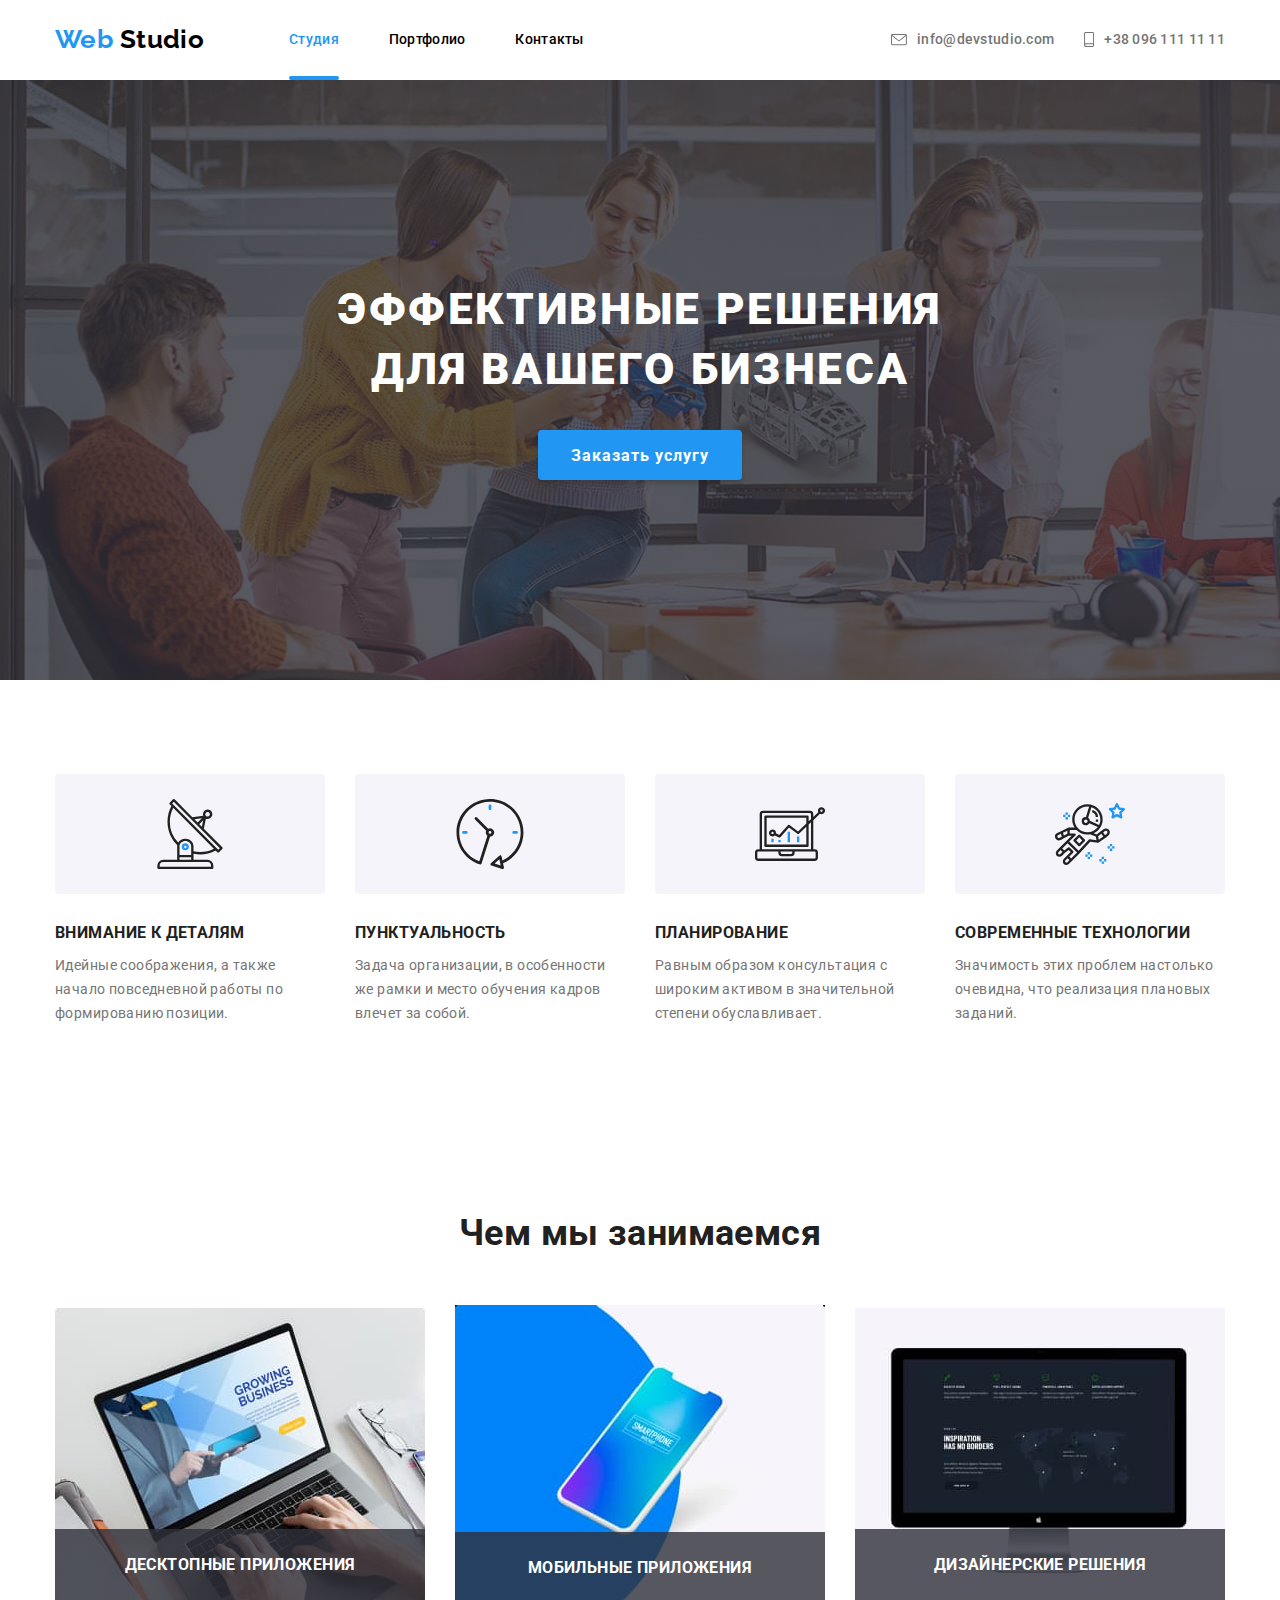
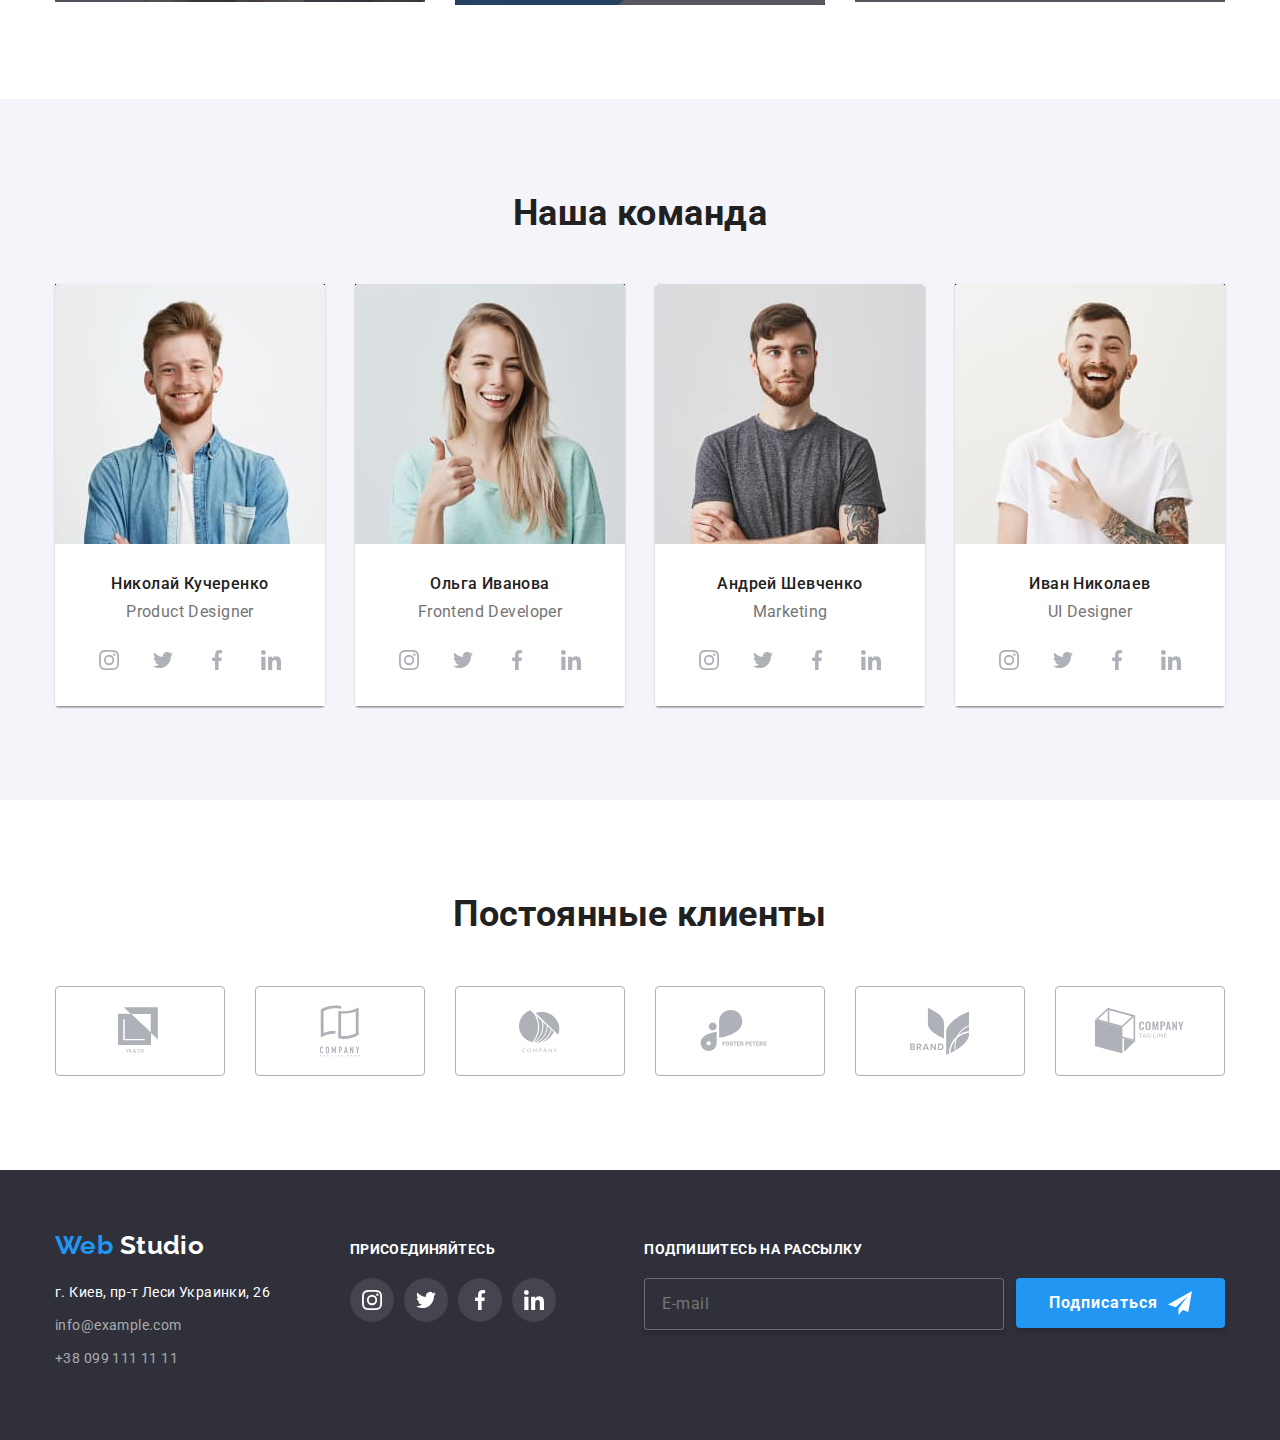
<file: index.html>
<!DOCTYPE html>
<html lang="ru">
  <head>
    <meta charset="UTF-8" />
    <meta name="viewport" content="width=device-width, initial-scale=1.0" />
    <title>Web Studio v.1</title>
    <link
      href="https://fonts.googleapis.com/css2?family=Raleway:wght@700&family=Roboto:wght@400;500;700;900&display=swap"
      rel="stylesheet"
    />
    <!-- <link
      href="https://cdnjs.cloudflare.com/ajax/libs/modern-normalize/0.6.0/modern-normalize.min.css"
      rel="stylesheet"
    /> -->

    <!--<link rel="stylesheet" href="./css/style.css" />-->
    <link rel="stylesheet" href="./css/main.min.css" />
  </head>

  <body>
    <!---Шапка-->
    <header class="site header">
      <div class="conteiner">
        <nav class="container main-nav">
          <a class="logo" href="./index.html">
            <span class="logo-web">Web</span>
            <span class="logo-studio">Studio</span>
          </a>
          <ul class="site-nav list">
            <li class="site-nav__item">
              <a class="site-nav__link site-nav__link--currnet" href=""
                >Студия</a
              >
            </li>
            <li class="site-nav__item">
              <a class="site-nav__link" href="portfolio.html">Портфолио</a>
            </li>
            <li class="site-nav__item">
              <a class="site-nav__link" href="">Контакты</a>
            </li>
          </ul>
          <ul class="auth-nav list">
            <li class="auth-nav__item">
              <a class="contacts-link" href="mailto:info@devstudio.com">
                <svg class="icon-envelope">
                  <use href="./imeges/sprite.svg#icon-envelope"></use>
                </svg>
                info@devstudio.com</a
              >
            </li>
            <li class="auth-nav__item">
              <a class="contacts-link" href="tel:+380961111111 ">
                <svg class="icon-smartphone">
                  <use href="./imeges/sprite.svg#icon-smartphone"></use>
                </svg>
                +38 096 111 11 11</a
              >
            </li>
          </ul>
        </nav>
      </div>
    </header>
    <main>
      <!-- Герой -->
      <div class="overlay">
        <section class="hero">
          <h1 class="hero-title">
            эффективные решения для вашего бизнеса
          </h1>
          <button data-modal-open class="button primery">
            Заказать услугу
          </button>
        </section>
      </div>
      <!--Преимущество -->
      <section class="section">
        <div class="container">
          <!--скрить h2-->
          <h2 class="visually-hidden">Преимущество</h2>
          <ul class="feature-list list">
            <li class="feature-item">
              <div class="features-blok">
                <svg class="features-icon">
                  <use href="./imeges/sprite.svg#icon-antenna-1"></use>
                </svg>
              </div>
              <h3 class="title">
                Внимание к деталям
              </h3>
              <p class="text">
                Идейные соображения, а также начало повседневной работы по
                формированию позиции.
              </p>
            </li>
            <li class="feature-item">
              <div class="features-blok">
                <svg class="features-icon">
                  <use href="./imeges/sprite.svg#icon-clock-1"></use>
                </svg>
              </div>

              <h3 class="title">Пунктуальность</h3>
              <p class="text">
                Задача организации, в особенности же рамки и место обучения
                кадров влечет за собой.
              </p>
            </li>
            <li class="feature-item">
              <div class="features-blok">
                <svg class="features-icon">
                  <use href="./imeges/sprite.svg#icon-diagram-1"></use>
                </svg>
              </div>
              <h3 class="title">Планирование</h3>
              <p class="text">
                Равным образом консультация с широким активом в значительной
                степени обуславливает.
              </p>
            </li>
            <li class="feature-item">
              <div class="features-blok">
                <svg class="features-icon">
                  <use href="./imeges/sprite.svg#icon-astronaut-1"></use>
                </svg>
              </div>
              <h3 class="title">Современные технологии</h3>
              <p class="text">
                Значимость этих проблем настолько очевидна, что реализация
                плановых заданий.
              </p>
            </li>
          </ul>
        </div>
      </section>
      <!--Чем мы занимаемся -->
      <section class="section">
        <div class="container">
          <h2 class="main-title">Чем мы занимаемся</h2>
          <ul class="do-list">
            <li class="do-item">
              <img src="./imeges/proect9.jpg" alt="ноутбук" />
              <h3 class="do-title">Десктопные приложения</h3>
            </li>

            <li class="do-item">
              <img src="./imeges/box.jpg" alt="смартфон" />

              <h3 class="do-title">Мобильные приложения</h3>
            </li>
            <li class="do-item">
              <img src="./imeges/proect6.jpg" alt="монитор" />
              <h3 class="do-title">Дизайнерские решения</h3>
            </li>
          </ul>
        </div>
      </section>
      <!--Наша команда -->
      <section class="section section-team">
        <div class="container">
          <h2 class="main-title">Наша команда</h2>
          <ul class="team__list">
            <li class="team__item">
              <img
                class="photo"
                src="./imeges/photo1.jpg"
                alt="photo Николай Кучеренко"
              />
              <div class="team-card">
                <h3 class="name-title">Николай Кучеренко</h3>
                <p class="prof-item">Product Designer</p>
                <ul class="socials">
                  <li class="socials__item">
                    <a
                      href=""
                      aria-label="Ссылка на Instagram"
                      class="socials__link"
                    >
                      <svg class="socials__icon">
                        <use href="./imeges/sprite.svg#icon-instagram-2"></use>
                      </svg>
                    </a>
                  </li>
                  <li class="socials__item">
                    <a
                      class="socials__link"
                      href=""
                      aria-label="Ссылка на Twitter"
                    >
                      <svg class="socials__icon">
                        <use href="./imeges/sprite.svg#icon-twitter-1"></use>
                      </svg>
                    </a>
                  </li>
                  <li class="socials__item">
                    <a
                      class="socials__link"
                      href=""
                      aria-label="Ссылка на Fecebook"
                    >
                      <svg class="socials__icon">
                        <use href="./imeges/sprite.svg#icon-facebook-1"></use>
                      </svg>
                    </a>
                  </li>
                  <li class="socials__item">
                    <a
                      class="socials__link"
                      href=""
                      aria-label="Ссылка на LinkidIn"
                    >
                      <svg class="socials__icon">
                        <use href="./imeges/sprite.svg#icon-linkedin-1"></use>
                      </svg>
                    </a>
                  </li>
                </ul>
              </div>
            </li>

            <li class="team__item">
              <img
                class="photo"
                src="./imeges/photo2.jpg"
                alt="Ольга Иванова"
              />
              <div class="team-card">
                <h3 class="name-title">Ольга Иванова</h3>
                <p class="prof-item">Frontend Developer</p>
                <ul class="socials">
                  <li class="socials__item">
                    <a
                      href=""
                      aria-label="Ссылка на Instagram"
                      class="socials__link"
                    >
                      <svg class="socials__icon">
                        <use href="./imeges/sprite.svg#icon-instagram-2"></use>
                      </svg>
                    </a>
                  </li>
                  <li class="socials__item">
                    <a
                      class="socials__link"
                      href=""
                      aria-label="Ссылка на Twitter"
                    >
                      <svg class="socials__icon">
                        <use href="./imeges/sprite.svg#icon-twitter-1"></use>
                      </svg>
                    </a>
                  </li>
                  <li class="socials__item">
                    <a
                      class="socials__link"
                      href=""
                      aria-label="Ссылка на Fecebook"
                    >
                      <svg class="socials__icon">
                        <use href="./imeges/sprite.svg#icon-facebook-1"></use>
                      </svg>
                    </a>
                  </li>
                  <li class="socials__item">
                    <a
                      class="socials__link"
                      href=""
                      aria-label="Ссылка на LinkidIn"
                    >
                      <svg class="socials__icon">
                        <use href="./imeges/sprite.svg#icon-linkedin-1"></use>
                      </svg>
                    </a>
                  </li>
                </ul>
              </div>
            </li>
            <li class="team__item">
              <img
                class="photo"
                src="./imeges/photo3.jpg"
                alt="photo Андрей Шевченко"
              />
              <div class="team-card">
                <h3 class="name-title">Андрей Шевченко</h3>
                <p class="prof-item">Marketing</p>
                <ul class="socials">
                  <li class="socials__item">
                    <a
                      href=""
                      aria-label="Ссылка на Instagram"
                      class="socials__link"
                    >
                      <svg class="socials__icon">
                        <use href="./imeges/sprite.svg#icon-instagram-2"></use>
                      </svg>
                    </a>
                  </li>
                  <li class="socials__item">
                    <a
                      class="socials__link"
                      href=""
                      aria-label="Ссылка на Twitter"
                    >
                      <svg class="socials__icon">
                        <use href="./imeges/sprite.svg#icon-twitter-1"></use>
                      </svg>
                    </a>
                  </li>
                  <li class="socials__item">
                    <a
                      class="socials__link"
                      href=""
                      aria-label="Ссылка на Fecebook"
                    >
                      <svg class="socials__icon">
                        <use href="./imeges/sprite.svg#icon-facebook-1"></use>
                      </svg>
                    </a>
                  </li>
                  <li class="socials__item">
                    <a
                      class="socials__link"
                      href=""
                      aria-label="Ссылка на LinkidIn"
                    >
                      <svg class="socials__icon">
                        <use href="./imeges/sprite.svg#icon-linkedin-1"></use>
                      </svg>
                    </a>
                  </li>
                </ul>
              </div>
            </li>
            <li class="team__item">
              <img
                class="photo"
                src="./imeges/photo4.jpg"
                alt="photo Иван Николаев"
              />
              <div class="team-card">
                <h3 class="name-title">Иван Николаев</h3>
                <p class="prof-item">UI Designer</p>
                <ul class="socials">
                  <li class="socials__item">
                    <a
                      href=""
                      aria-label="Ссылка на Instagram"
                      class="socials__link"
                    >
                      <svg class="socials__icon">
                        <use href="./imeges/sprite.svg#icon-instagram-2"></use>
                      </svg>
                    </a>
                  </li>
                  <li class="socials__item">
                    <a
                      class="socials__link"
                      href=""
                      aria-label="Ссылка на Twitter"
                    >
                      <svg class="socials__icon">
                        <use href="./imeges/sprite.svg#icon-twitter-1"></use>
                      </svg>
                    </a>
                  </li>
                  <li class="socials__item">
                    <a
                      class="socials__link"
                      href=""
                      aria-label="Ссылка на Fecebook"
                    >
                      <svg class="socials__icon">
                        <use href="./imeges/sprite.svg#icon-facebook-1"></use>
                      </svg>
                    </a>
                  </li>
                  <li class="socials__item">
                    <a
                      class="socials__link"
                      href=""
                      aria-label="Ссылка на LinkidIn"
                    >
                      <svg class="socials__icon">
                        <use href="./imeges/sprite.svg#icon-linkedin-1"></use>
                      </svg>
                    </a>
                  </li>
                </ul>
              </div>
            </li>
          </ul>
        </div>
      </section>
      <!--Постоянные клиенты -->
      <section class="section">
        <div class="container">
          <h2 class="main-title">Постоянные клиенты</h2>
          <ul class="clients list">
            <li class="clients-item">
              <a href="./" class="clients-link" aria-label="логотип компании-1">
                <svg width="44" height="49" class="clients-icon">
                  <use href="./imeges/sprite.svg#icon-logo-1"></use>
                </svg>
              </a>
            </li>
            <li class="clients-item">
              <a href="./" class="clients-link" aria-label="логотип компании-2"
                ><svg width="40" height="52" class="clients-icon">
                  <use href="./imeges/sprite.svg#icon-logo-2"></use>
                </svg>
              </a>
            </li>
            <li class="clients-item">
              <a href="./" class="clients-link" aria-label="логотип компании-3"
                ><svg width="41" height="43" class="clients-icon">
                  <use href="./imeges/sprite.svg#icon-logo-3"></use>
                </svg>
              </a>
            </li>
            <li class="clients-item">
              <a href="./" class="clients-link" aria-label="логотип компании-4"
                ><svg width="80" height="42" class="clients-icon">
                  <use href="./imeges/sprite.svg#icon-logo-4"></use>
                </svg>
              </a>
            </li>
            <li class="clients-item">
              <a href="./" class="clients-link" aria-label="логотип компании-5"
                ><svg width="59" height="47" class="clients-icon">
                  <use href="./imeges/sprite.svg#icon-logo-5"></use>
                </svg>
              </a>
            </li>
            <li class="clients-item">
              <a href="./" class="clients-link" aria-label="логотип компании-6"
                ><svg width="89" height="46" class="clients-icon">
                  <use href="./imeges/sprite.svg#icon-logo-6"></use>
                </svg>
              </a>
            </li>
          </ul>
        </div>
      </section>
    </main>
    <!-- Футер -->
    <footer class="footer">
      <div class="container">
        <div class="footer-block">
          <a href="./index.html" class="logo">
            <span class="logo-web">Web</span>
            <span class="logo-studio">Studio</span>
          </a>
          <!--Адреса i котакти-->
          <address>
            <p class="adress">г. Киев, пр-т Леси Украинки, 26</p>
            <ul class="adress-list">
              <li class="adress item">
                <a class="adress link" href="mailto:info@example.com"
                  >info@example.com</a
                >
              </li>
              <li class="adress item">
                <a class="adress link" href="tel:+380991111111"
                  >+38 099 111 11 11</a
                >
              </li>
            </ul>
          </address>
        </div>
        <!--Присоединяйтесь-->
        <div class="join-up">
          <p class="join-text">
            ПРИСОЕДИНЯЙТЕСЬ
          </p>
          <ul class="socials">
            <li class="socials__item footer">
              <a
                class="socials__link footer"
                href=""
                aria-label="Ссылка на Instagram"
              >
                <svg class="socials__icon">
                  <use href="./imeges/sprite.svg#icon-instagram-2"></use>
                </svg>
              </a>
            </li>
            <li class="socials__item footer">
              <a
                class="socials__link footer"
                href=""
                aria-label="Ссылка на Twitter"
              >
                <svg class="socials__icon">
                  <use href="./imeges/sprite.svg#icon-twitter-1"></use>
                </svg>
              </a>
            </li>
            <li class="socials__item footer">
              <a
                class="socials__link footer"
                href=""
                aria-label="Ссылка на Fecebook"
              >
                <svg class="socials__icon">
                  <use href="./imeges/sprite.svg#icon-facebook-1"></use>
                </svg>
              </a>
            </li>
            <li class="socials__item footer">
              <a
                class="socials__link footer"
                href=""
                aria-label="Ссылка на LinkidIn"
              >
                <svg class="socials__icon">
                  <use href="./imeges/sprite.svg#icon-linkedin-1"></use>
                </svg>
              </a>
            </li>
          </ul>
        </div>
        <!--Підписка-->

        <div class=".join-inform">
          <p class="join-text">Подпишитесь на рассылку</p>
          <form class="join-blok">
            <div class="form-field join">
              <input
                class="join-input footer"
                type="email"
                name="mail"
                id="mail"
                placeholder="E-mail"
              />
            </div>
            <button type="submit" class="button secondary">
              Подписаться
              <svg aria-label="send" class="icon-send">
                <use href="./imeges/sprite.svg#icon-send"></use>
              </svg>
            </button>
          </form>
        </div>
      </div>
    </footer>
    <!--Модальне Вікно-->
    <div class="backdrop is-hidden" data-modal>
      <div class="modal">
        <form class="form">
          <button data-modal-close class="closed">
            <svg class="icon-close">
              <use href="./imeges/sprite-modal.svg#icon-closed"></use>
            </svg>
          </button>

          <h4 class="group-title">Оставьте свои данные, мы вам перезвоним</h4>
          <label class="form-field">
            <input type="text" name="name" class="form-input" placeholder=" " />
            <span class="form-labal">Имя</span>
            <svg width="18" height="18" class="icon-modal">
              <use href="./imeges/sprite-modal.svg#icon-person"></use>
            </svg>
          </label>
          <label class="form-field">
            <input type="tel" name="tel" class="form-input" placeholder=" " />
            <span class="form-labal">Телефон</span>
            <svg widht="18" height="18" class="icon-modal">
              <use href="./imeges/sprite-modal.svg#icon-phone"></use>
            </svg>
          </label>
          <label class="form-field">
            <input
              type="email"
              class="form-input"
              name="mail"
              placeholder=" "
            />
            <span class="form-labal">Почта</span>
            <svg widht="18" height="18" class="icon-modal">
              <use href="./imeges/sprite-modal.svg#icon-email"></use>
            </svg>
          </label>

          <label class="form-field textarea">
            <textarea
              class="form-input"
              name="comment"
              rows="10"
              cols="44"
              id="comment"
              placeholder=" "
            ></textarea>
            <span class="form-labal comment">Коментарий</span></label
          >

          <label name="checkup" class="checkbox-form">
            <input
              class="checkbox"
              type="checkbox"
              name="topic"
              value="agree"
            />
            <span class="check-icon"></span>
            <svg class="icon-modal">
              <use href="./imeges/sprite-modal.svg#icon-berd"></use>
            </svg>
            <span class="agree"
              >Соглашаюсь с рассылкой и принимаю
              <a class="agreement" href="">Условия договора</a>
            </span>
          </label>

          <div class="submit-form">
            <button type="submit" class="button send">Отправить</button>
          </div>
        </form>
      </div>
    </div>

    <script src="./js/modal.js"></script>
  </body>
</html>
</file>
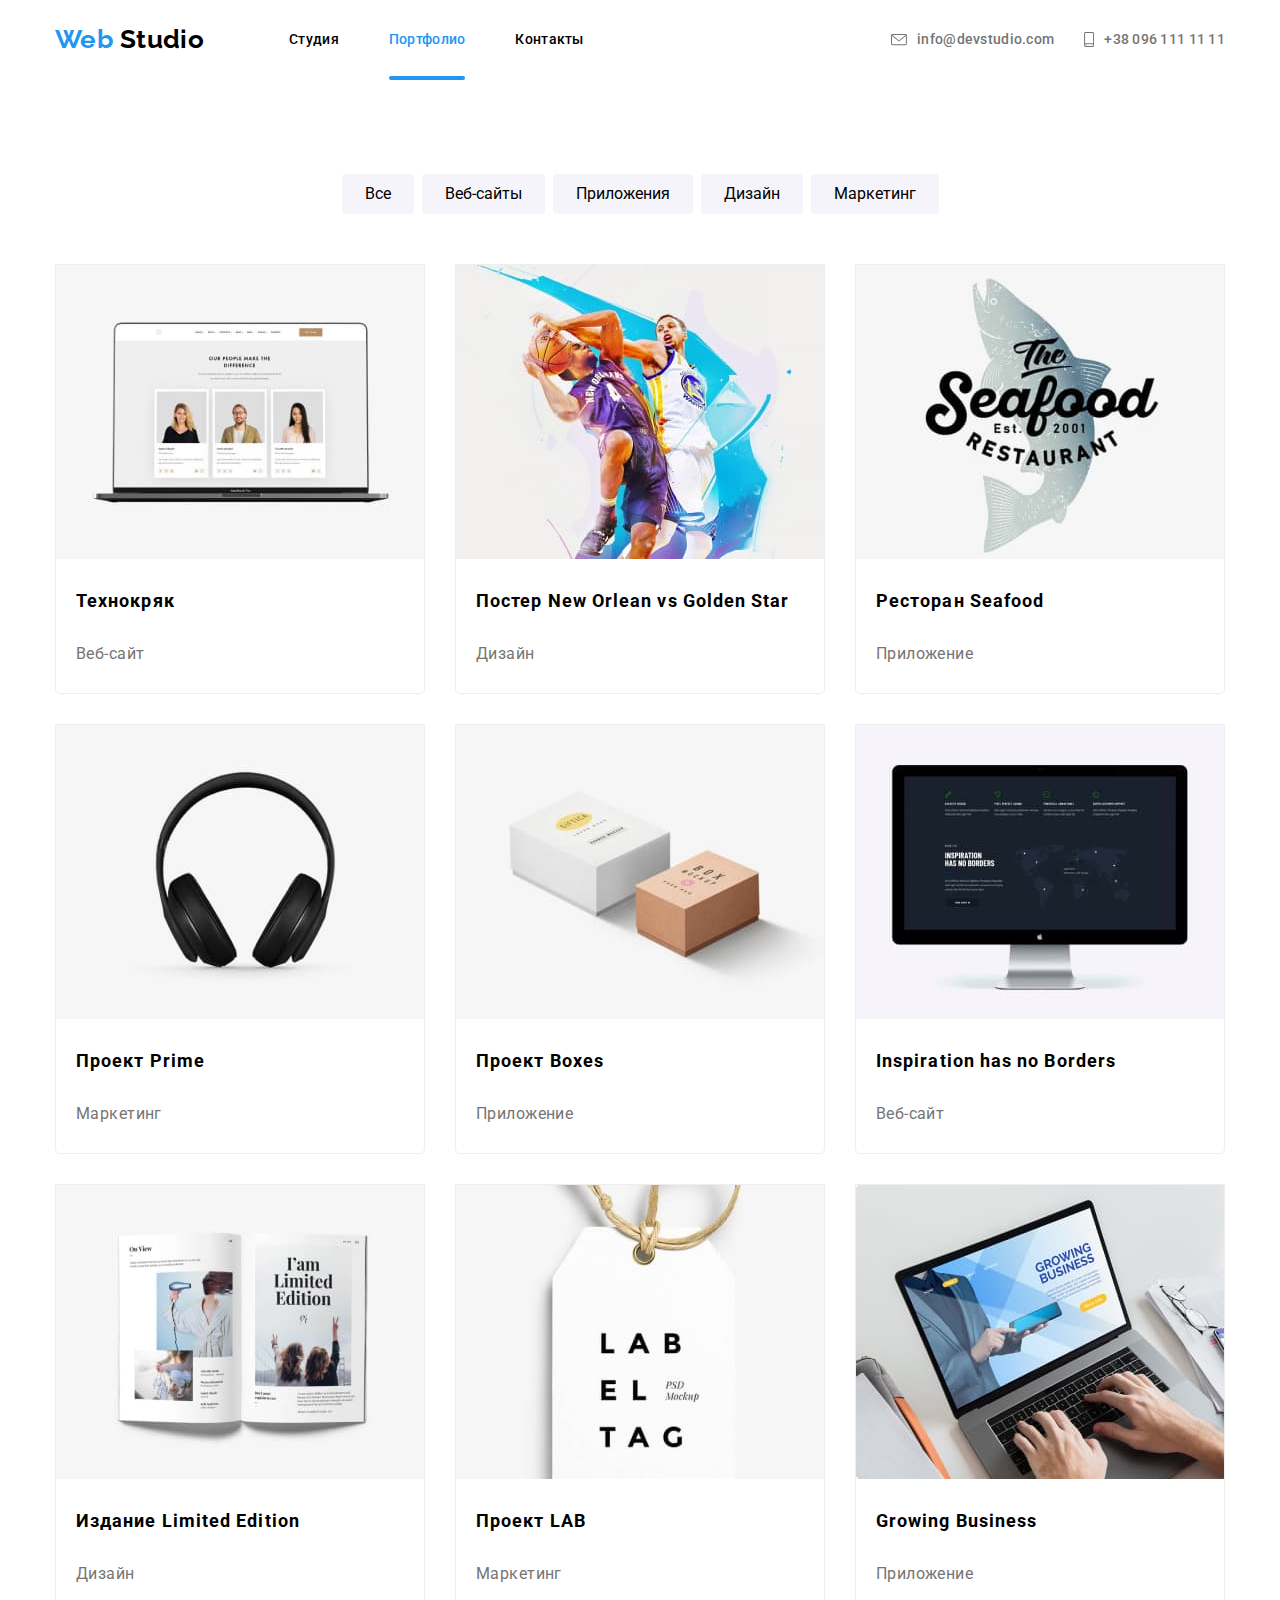
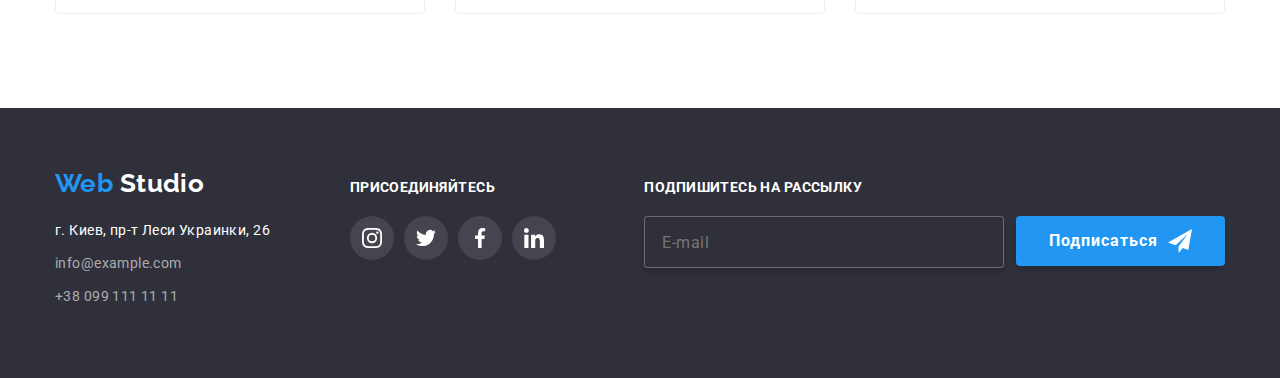
<file: portfolio.html>
<!DOCTYPE html>
<html lang="ru">
  <head>
    <meta charset="UTF-8" />
    <meta name="viewpo" content="width=device-width, initial-scale=1.0" />
    <title>Pofolio pege</title>
    <link
      href="https://fonts.googleapis.com/css2?family=Raleway:wght@700&family=Roboto:wght@400;500;700;900&display=swap"
      rel="stylesheet"
    />
    <!-- <link
      href="https://cdnjs.cloudflare.com/ajax/libs/modern-normalize/0.6.0/modern-normalize.min.css"
      rel="stylesheet"
    /> -->
    <!--<link rel="stylesheet" href="./css/style.css" />-->
    <link rel="stylesheet" href="./css/portfolio.min.css" />
  </head>

  <body>
    <!---Шапка-->
    <header class="site header">
      <div class="conteiner">
        <nav class="container main-nav">
          <a class="logo" href="./index.html">
            <span class="logo-web">Web</span>
            <span class="logo-studio">Studio</span>
          </a>

          <ul class="site-nav list">
            <li class="site-nav__item">
              <a class="site-nav__link" href="index.html">Студия</a>
            </li>
            <li class="site-nav__item">
              <a class="site-nav__link currnet site-nav__link--currnet" href=""
                >Портфолио</a
              >
            </li>
            <li class="site-nav__item">
              <a class="site-nav__link" href="">Контакты</a>
            </li>
          </ul>
          <ul class="auth-nav list">
            <li class="auth-nav__item">
              <a class="contacts-link" href="mailto:info@devstudio.com">
                <svg class="icon-envelope">
                  <use href="./imeges/sprite.svg#icon-envelope"></use>
                </svg>
                info@devstudio.com</a
              >
            </li>
            <li class="auth-nav__item">
              <a class="contacts-link" href="tel:+380961111111 ">
                <svg class="icon-smartphone">
                  <use href="./imeges/sprite.svg#icon-smartphone"></use>
                </svg>
                +38 096 111 11 11</a
              >
            </li>
          </ul>
        </nav>
      </div>
    </header>
    <main>
      <!--Список фильтров-->
      <section class="section">
        <h1 class="visually-hidden">Список проектов</h1>
        <div class="container portfolio">
          <button class="button-text" type="button">Все</button>
          <button class="button-text" type="button">Веб-сайты</button>
          <button class="button-text" type="button">Приложения</button>
          <button class="button-text" type="button">Дизайн</button>
          <button class="button-text" type="button">Маркетинг</button>
        </div>
        <!--Список проектов-->
        <div class="container">
          <ul class="coteiner portfolio">
            <li class="menu item">
              <a href="" class="portfolio-link">
                <div class="card-photo">
                  <img src="./imeges/proect1.jpg" alt="проект1" />
                  <div class="card-overlay">
                    <p class="text-main">
                      Технокряк это современная площадка распространения
                      коронавируса. Компании используют эту платформу для
                      цифрового шпионажа и атак на защищённые сервера
                      конкурентов.
                    </p>
                  </div>
                </div>
                <div class="card-contact">
                  <h2 class="project-title">Технокряк</h2>
                  <p class="proect-item">Веб-сайт</p>
                </div>
              </a>
            </li>
            <li class="menu item">
              <a href="" class="portfolio-link">
                <div class="card-photo">
                  <img src="./imeges/proect2.jpg" alt="проект2" />
                  <div class="card-overlay">
                    <p class="text-main">
                      Технокряк это современная площадка распространения
                      коронавируса. Компании используют эту платформу для
                      цифрового шпионажа и атак на защищённые сервера
                      конкурентов.
                    </p>
                  </div>
                </div>
                <div class="card-contact">
                  <h2 class="project-title">
                    Постер New Orlean vs Golden Star
                  </h2>
                  <p class="proect-item">Дизайн</p>
                </div>
              </a>
            </li>
            <li class="menu item">
              <a href="" class="portfolio-link">
                <div class="card-photo">
                  <img src="./imeges/proect3.jpg" alt="проект3" />
                  <div class="card-overlay">
                    <p class="text-main">
                      Технокряк это современная площадка распространения
                      коронавируса. Компании используют эту платформу для
                      цифрового шпионажа и атак на защищённые сервера
                      конкурентов.
                    </p>
                  </div>
                </div>
                <div class="card-contact">
                  <h2 class="project-title">Ресторан Seafood</h2>
                  <p class="proect-item">Приложение</p>
                </div>
              </a>
            </li>
            <li class="menu item">
              <a href="" class="portfolio-link">
                <div class="card-photo">
                  <img src="./imeges/proect4.jpg" alt="проект4" />
                  <div class="card-overlay">
                    <p class="text-main">
                      Технокряк это современная площадка распространения
                      коронавируса. Компании используют эту платформу для
                      цифрового шпионажа и атак на защищённые сервера
                      конкурентов.
                    </p>
                  </div>
                </div>
                <div class="card-contact">
                  <h2 class="project-title">Проект Prime</h2>
                  <p class="proect-item">Маркетинг</p>
                </div>
              </a>
            </li>
            <li class="menu item">
              <a href="" class="portfolio-link">
                <div class="card-photo">
                  <img src="./imeges/proect5.jpg" alt="проект5" />
                  <div class="card-overlay">
                    <p class="text-main">
                      Технокряк это современная площадка распространения
                      коронавируса. Компании используют эту платформу для
                      цифрового шпионажа и атак на защищённые сервера
                      конкурентов.
                    </p>
                  </div>
                </div>
                <div class="card-contact">
                  <h2 class="project-title">Проект Boxes</h2>
                  <p class="proect-item">Приложение</p>
                </div>
              </a>
            </li>
            <li class="menu item">
              <a href="" class="portfolio-link">
                <div class="card-photo">
                  <img src="./imeges/proect6.jpg" alt="проект6" />
                  <div class="card-overlay">
                    <p class="text-main">
                      Технокряк это современная площадка распространения
                      коронавируса. Компании используют эту платформу для
                      цифрового шпионажа и атак на защищённые сервера
                      конкурентов.
                    </p>
                  </div>
                </div>
                <div class="card-contact">
                  <h2 class="project-title">Inspiration has no Borders</h2>
                  <p class="proect-item">Веб-сайт</p>
                </div>
              </a>
            </li>
            <li class="menu item">
              <a href="" class="portfolio-link">
                <div class="card-photo">
                  <img src="./imeges/proect7.jpg" alt="проект7" />
                  <div class="card-overlay">
                    <p class="text-main">
                      Технокряк это современная площадка распространения
                      коронавируса. Компании используют эту платформу для
                      цифрового шпионажа и атак на защищённые сервера
                      конкурентов.
                    </p>
                  </div>
                </div>
                <div class="card-contact">
                  <h2 class="project-title">Издание Limited Edition</h2>
                  <p class="proect-item">Дизайн</p>
                </div>
              </a>
            </li>

            <li class="menu item">
              <a href="" class="portfolio-link">
                <div class="card-photo">
                  <img src="./imeges/proect8.jpg" alt="проект8" />
                  <div class="card-overlay">
                    <p class="text-main">
                      Технокряк это современная площадка распространения
                      коронавируса. Компании используют эту платформу для
                      цифрового шпионажа и атак на защищённые сервера
                      конкурентов.
                    </p>
                  </div>
                </div>
                <div class="card-contact">
                  <h2 class="project-title">Проект LAB</h2>
                  <p class="proect-item">Маркетинг</p>
                </div>
              </a>
            </li>
            <li class="menu item">
              <a href="" class="portfolio-link">
                <div class="card-photo">
                  <img src="./imeges/proect9.jpg" alt="проект9" />
                  <div class="card-overlay">
                    <p class="text-main">
                      Технокряк это современная площадка распространения
                      коронавируса. Компании используют эту платформу для
                      цифрового шпионажа и атак на защищённые сервера
                      конкурентов.
                    </p>
                  </div>
                </div>
                <div class="card-contact">
                  <h2 class="project-title">Growing Business</h2>
                  <p class="proect-item">Приложение</p>
                </div>
              </a>
            </li>
          </ul>
        </div>
      </section>
    </main>
    <!-- Футер -->
    <footer class="footer">
      <div class="container">
        <div class="footer-block">
          <a href="./index.html" class="logo">
            <span class="logo-web">Web</span>
            <span class="logo-studio">Studio</span>
          </a>
          <!--Адреса i котакти-->
          <address>
            <p class="adress">г. Киев, пр-т Леси Украинки, 26</p>
            <ul class="adress-list">
              <li class="adress item">
                <a class="adress link" href="mailto:info@example.com"
                  >info@example.com</a
                >
              </li>
              <li class="adress item">
                <a class="adress link" href="tel:+380991111111"
                  >+38 099 111 11 11</a
                >
              </li>
            </ul>
          </address>
        </div>
        <!--Присоединяйтесь-->
        <div class="join-up">
          <p class="join-text">
            ПРИСОЕДИНЯЙТЕСЬ
          </p>
          <ul class="socials">
            <li class="socials__item footer">
              <a
                class="socials__link footer"
                href=""
                aria-label="Ссылка на Instagram"
              >
                <svg class="socials__icon">
                  <use href="./imeges/sprite.svg#icon-instagram-2"></use>
                </svg>
              </a>
            </li>
            <li class="socials__item footer">
              <a
                class="socials__link footer"
                href=""
                aria-label="Ссылка на Twitter"
              >
                <svg class="socials__icon">
                  <use href="./imeges/sprite.svg#icon-twitter-1"></use>
                </svg>
              </a>
            </li>
            <li class="socials__item footer">
              <a
                class="socials__link footer"
                href=""
                aria-label="Ссылка на Fecebook"
              >
                <svg class="socials__icon">
                  <use href="./imeges/sprite.svg#icon-facebook-1"></use>
                </svg>
              </a>
            </li>
            <li class="socials__item footer">
              <a
                class="socials__link footer"
                href=""
                aria-label="Ссылка на LinkidIn"
              >
                <svg class="socials__icon">
                  <use href="./imeges/sprite.svg#icon-linkedin-1"></use>
                </svg>
              </a>
            </li>
          </ul>
        </div>
        <!--Підписка-->
        <div class=".join-inform">
          <p class="join-text">Подпишитесь на рассылку</p>
          <form class="join-blok">
            <div class="form-field join">
              <input
                class="join-input footer"
                type="email"
                name="mail"
                id="mail"
                placeholder="E-mail"
              />
            </div>
            <button type="submit" class="button secondary">
              Подписаться
              <svg aria-label="send" class="icon-send">
                <use href="./imeges/sprite.svg#icon-send"></use>
              </svg>
            </button>
          </form>
        </div>
      </div>
    </footer>
  </body>
</html>
</file>
<file: css/style.css>
html {
  box-sizing: border-box;
}

*,
*::before,
*::after {
  padding: 0;
  margin: 0;
  box-sizing: inherit;
}

:root {
  --primary-text-color: #212121;
  --title-text-color: #757575;
  --akcent-color: #2196f3;
  --primary-white-color: #ffffff;
  --primary-bleak-color: #000000;
  --feature-icon-color: #f5f4fa;
  --social-icon-color: #afb1b8;
  --font-text: Roboto, sans-serif;
  --font-logo: Raleway, sans-serif;
  --timing-function: cubic-bezier(0.4, 0, 0.2, 1);
}

body {
  --font-text: Roboto, sans-serif;
  background: #ffffff;
  color: var(--primary-text-color);
  font-style: normal;
  font-weight: 400;
  font-family: Roboto, sans-serif;
  font-size: 14px;
  letter-spacing: 0.03em;
}
/*ПРАВКИ*/
a {
  text-decoration: none;
  margin: 0;
  padding: 0;
}

.hiden-main-title {
  display: none;
}

address {
  font-style: normal;
  color: var(--primary-white-color);
}

/*приховати текст*/
.visually-hidden {
  position: absolute;
  overflow: hidden;
  clip: rect(0 0 0 0);
  height: 1px;
  width: 1px;
  margin: -1px;
  padding: 0;
  border: 0;
}
/*для фото*/
img {
  display: block;
  min-width: 100%;
  height: auto;
}
.section {
  padding-top: 94px;
  padding-bottom: 94px;
  margin-top: 0;
  align-items: center;
}

.container {
  width: 1200px;
  padding-left: 15px;
  padding-right: 15px;
  margin-left: auto;
  margin-right: auto;
}

/*провырити*/
.box {
  margin-left: auto;
  margin-right: auto;
}

ul {
  list-style: none;
}
/*логотип*/
.logo {
  font-family: var(--font-logo);
  font-weight: 700;
  font-size: 26px;
  line-height: 1.193;
}
.site-nav .link.currnet {
  color: var(--akcent-color);
}

.logo-Web {
  color: var(--akcent-color);
}
.logo-Studio {
  color: var(--primary-bleak-color);
}

/*Hover*/
.logo {
  transition: color 250ms var(--timing-function);
}

.logo:hover,
.logo:focus {
  color: var(--akcent-color);
}
.list .link,
.link.currnet {
  transition: color 250ms var(--timing-function);
}
.site-nav .link:hover,
.site-nav .link:focus {
  color: var(--akcent-color);
}

/*кнопка*/
button {
  font-family: Roboto, sans-serif;
}
.button {
  display: inline-block;

  font-family: inherit;
  color: var(--primary-white-color);
  background-color: var(--akcent-color);

  font-weight: 700;
  font-size: 16px;
  line-height: 1.87;
  align-items: center;
  text-align: center;
  letter-spacing: 0.06em;
  min-width: 200px;
  height: 50px;
  box-shadow: 0px 4px 4px rgba(0, 0, 0, 0.15);

  border-radius: 4px;
  border: 1px solid transparent;
}

.button.primery {
  padding: 10px 32px;
}
.button.secondary {
  display: flex;
  padding: 10px 30px;
}

/*активные секции*/
/* бордер */
.link.currnet::after {
  position: absolute;
  content: "";
  left: 0;
  bottom: 0;

  display: block;
  width: 100%;
  height: 4px;
  background-color: #c4c4c4;
  transition: background-color 250ms var(--timing-function);
  border-radius: 2px;
}

.link.currnet:hover::after {
  background-color: var(--akcent-color);
}
.link.currnet {
  position: relative;
  color: var(--akcent-color);
}

/*Шапка макета*/

/*список шапки*/
.main-nav {
  display: flex;
  align-items: center;
}
.site-nav {
  display: flex;
  margin-left: 85px;
}
.site-nav .item:not(:last-child) {
  margin-right: 50px;
}
.site-nav .link {
  display: block;
  padding-top: 32px;
  padding-bottom: 32px;
  color: var(--primary-bleak-color);
  font-weight: 500;
  line-height: 1.14;
  letter-spacing: 0.02em;
}
/*"auth-nav*/
.auth-nav {
  display: flex;
  margin-left: auto;
}

.auth-nav .item + .item {
  margin-left: 30px;
}
/*Ховер для Контактів*/
.contacts-link:hover,
.contacts-link:focus {
  color: var(--akcent-color);
  fill: var(--akcent-color);
}

/*контакты*/
.contacts-link {
  display: flex;
  align-items: center;
  padding-top: 10px;
  padding-bottom: 10px;
  color: var(--title-text-color);
  font-weight: 500;
  font-size: 14px;
  line-height: 1.14;
  letter-spacing: 0.02em;
  transition: color 250ms var(--timing-function);
}
.icon-envelope {
  width: 16px;
  height: 12px;
  margin-right: 10px;
  fill: currentColor;
}

.icon-smartphone {
  width: 10px;
  height: 15px;
  margin-right: 10px;
  fill: currentColor;
}

/*Герой*/
/*Overlay*/
.overlay {
  display: flex;
  max-width: 1600px;
  height: 600px;

  justify-content: center;
  align-items: center;
  text-align: center;
  background-image: linear-gradient(
      rgba(47, 48, 58, 0.8),
      rgba(47, 48, 58, 0.8)
    ),
    url(../imeges/header.jpg);
}

/*Текст на фото*/
.hero-title {
  margin-top: 0;
  margin-bottom: 30px;
  color: var(--primary-white-color);
  font-weight: 900;
  font-size: 44px;
  line-height: 1.36;
  letter-spacing: 0.06em;
  text-transform: uppercase;
  text-align: center;
}

.hero {
  max-width: 50%;
}
/*ПЕРЕВАГИ*/
.feature-list {
  display: flex;
}

/*картинка*/
.feature__blok {
  display: flex;
  justify-content: center;
  align-items: center;

  height: 120px;
  margin-bottom: 30px;
  padding: 25px 100px;
  border-radius: 4px;
  padding: 25px 100px;
  margin-bottom: 30px;
  background: var(--feature-icon-color);
}
.feature__icon {
  width: 70px;
  height: 70px;
}

/*текст*/

.feature-list .feature-item {
  width: calc((100% - 30px * 3) / 4);
}
.list .feature-item:not(:last-child) {
  margin-right: 30px;
}

/*заголовки h3*/
.title {
  margin-top: 0px;
  margin-bottom: 10px;
  font-weight: 700;
  line-height: 1.14;
  text-transform: uppercase;
}
.text {
  color: var(--title-text-color);
  line-height: 1.72;
  margin-top: 0;
}

/*ЗАГОЛОВКИ h2*/
.main-title {
  margin-top: 0;
  margin-bottom: 50px;

  font-weight: 700;
  font-size: 36px;
  line-height: 1.16;
  text-align: center;
}

/*список Чем мы занимаемся*/

.do-list {
  display: flex;
  align-items: center;
}
.do-title {
  padding: 27px;
  width: 100%;

  position: absolute;
  bottom: 0;

  color: var(--primary-white-color);
  font-weight: 700;
  line-height: 1.14;
  text-align: center;
  text-transform: uppercase;
  background-image: linear-gradient(
    rgba(47, 48, 58, 0.8),
    rgba(47, 48, 58, 0.8)
  );
}
.do-item {
  position: relative;
}

.do-item {
  width: calc((100% - 30px * 2) / 3);
}
.do-item:not(:last-child) {
  margin-right: 30px;
}
/*члены команды*/
.section-team {
  background-color: var(--feature-icon-color);
}
.team__list {
  display: flex;
  margin-top: 0;
  align-items: center;
}

.team__item {
  width: calc((100% - 30px * 3) / 4);
  box-shadow: 0px 2px 1px rgba(0, 0, 0, 0.2), 0px 1px 1px rgba(0, 0, 0, 0.14),
    0px 1px 3px rgba(0, 0, 0, 0.12);
  border-radius: 0px 0px 4px 4px;

  border: var(--border-color);
}

.team__item:not(:last-child) {
  margin-right: 30px;
}
.team-card {
  padding: 30px 32px 24px 32px;
  background-color: var(--primary-white-color);
}
/*имена*/

.name-title {
  margin-top: 0;
  margin-bottom: 10px;

  font-weight: 500;
  font-size: 16px;
  line-height: 1.19;
  text-align: center;
}
/*професия*/
.prof-item {
  margin-bottom: 16px;

  color: var(--title-text-color);
  font-weight: 400;
  font-size: 16px;
  line-height: 1.18;
  text-align: center;
}
/*іконки соц. мереж*/
.social {
  display: flex;
  align-items: center;
  list-style: none;
}

.icon {
  display: inline-flex;
  align-items: center;
  justify-content: center;
  background-color: rgba(255, 255, 255, 0.1);
  border-radius: 50%;
  width: 44px;
  height: 44px;
  color: var(--social-icon-color);

  transition: background-color 250ms var(--timing-function),
    color 250ms var(--timing-function);
}

.social__item:not(:last-child) {
  margin-right: 10px;
}
.social__icon {
  width: 20px;
  height: 20px;
  fill: currentColor;
}

/*Ховер для іконок соц. мереж*/
.icon:hover,
.icon:focus {
  cursor: pointer;
  color: var(--primary-white-color);
  background-color: var(--akcent-color);
}

/*Клиенты*/

.client.list {
  display: flex;
  justify-content: space-between;
}
.client-item {
  width: calc((100% - 30px * 5) / 6);
  height: 90px;
  box-sizing: border-box;
}

.clients-item:not(:last-child) {
  margin-right: 30px;
}
.clients-link {
  display: flex;
  justify-content: center;
  align-items: center;
  width: 100%;
  height: 100%;
  color: var(--social-icon-color);
  border: 1px solid currentColor;
  border-radius: 4px;

  transition: color 250ms var(--timing-function),
    border-color 250ms var(--timing-function);
}

.clients-icon {
  fill: currentColor;
}
/*Ховер для іконок клієнтів */

.clients-link:hover,
.client-link:focus {
  color: var(--akcent-color);
  border-color: var(--akcent-color);
}

/*Футер*/
.footer {
  background-color: #2f303a;
}
.footer .logo-Studio {
  color: #ffffff;
}
.footer-link .logo {
  display: block;
  margin-bottom: 20px;
}
.footer > .container {
  display: flex;
  align-items: baseline;
  justify-content: space-between;
}

.footer-link {
  width: calc((50% - 45px) / 2);
  margin-right: 30px;
  padding-top: 60px;
  padding-bottom: 60px;
}
/*Андреса*/
.adress {
  margin-bottom: 9px;
  font-style: normal;
  font-weight: 400;
  font-size: 14px;
  line-height: 1.71;
  color: var(--primary-white-color);
}
/*Контакти*/
.adress-link {
  color: rgba(255, 255, 255, 0.6);
  line-height: 1.71;
}

.adress.item:not(:last-child) {
  margin-bottom: 9px;
}

/*Присоединяйтесь*/
.join-up {
  display: block;
  width: calc((50% - 45px) / 2);
  margin-right: 30px;
  padding-top: 72px;
  padding-bottom: 100px;
}
.join-text {
  margin-bottom: 20px;

  color: var(--primary-white-color);
  font-weight: 700;
  line-height: 1.14;
  text-transform: uppercase;
}
.icon.footer {
  color: var(--primary-white-color);
  display: inline-flex;
  background-color: rgba(255, 255, 255, 0.1);
  border-radius: 50%;
  width: 44px;
  height: 44px;

  transition: background-color 250ms var(--timing-function);
}

/*Ховер для іконок соц. мереж в футері*/
.icon.footer:hover,
.icon.footer:focus {
  cursor: pointer;
  background-color: var(--akcent-color);
}
.icon.footer .social__icon {
  fill: currentColor;
}
/*Підписка*/
.join-block {
  width: calc(50% - 15px);
  padding-top: 72px;
  padding-bottom: 94px;
}

.icon-send {
  display: inline-block;
  width: 24px;
  height: 24px;
  margin-left: 10px;
}
/*для вирывнювання в 1 ряд */
.join-blok {
  display: flex;
}

.form-field.join {
  background-color: #2f303a;
  border: 1px solid rgba(255, 255, 255, 0.3);
  box-shadow: 0px 4px 4px rgba(0, 0, 0, 0.15);
  border-radius: 4px;
  margin-right: 12px;
}
.join-blok .join-input footer {
  background-color: #2f303a;
  min-width: 358px;
  height: 50px;
  padding-left: 16px;

  color: rgba(255, 255, 255, 0.6);
  font-size: 16px;
  line-height: 1.25;
  letter-spacing: 0.03em;
}

/*Портфолио*/
.container.portfolio {
  display: flex;
  justify-content: center;
}
/*фильтры*/
.button-text {
  padding: 6px 22px;
  margin-bottom: 50px;

  font-size: 16px;
  line-height: 1.62;
  text-align: center;

  background: var(--feature-icon-color);
  border-radius: 4px;
  border: 1px solid transparent;

  transition: background-color 250ms var(--timing-function),
    color 250ms var(--timing-function), box-shadow 250ms var(--timing-function);
}
.button-text:not(:last-child) {
  margin-right: 8px;
}
/*Ховер для кнопок фільтрів*/
.button-text:hover,
.button-text:focus {
  cursor: pointer;
  color: var(--primary-white-color);
  background-color: var(--akcent-color);
  box-shadow: 0px 2px 2px rgba(0, 0, 0, 0.12), 0px 1px 2px rgba(0, 0, 0, 0.08),
    0px 3px 1px rgba(0, 0, 0, 0.1);
}
/*список проектів*/

.coteiner.portfolio {
  display: flex;
  flex-wrap: wrap;
}
/*Ховер для карточок*/
.portfolio-link {
  display: block;
  transition: box-shadow 250ms var(--timing-function);
}
.portfolio-link:hover,
.portfolio-link:focus {
  box-shadow: 1px 4px 6px rgba(0, 0, 0, 0.16), 0px 4px 4px rgba(0, 0, 0, 0.06),
    0px 1px 1px rgba(0, 0, 0, 0.12);
}

/*Розмір блоків*/
.menu.item {
  width: calc((100% - 60px) / 3);
  margin-right: 30px;
  margin-bottom: 30px;
  background: #ffffff;
  border: 1px solid #eeeeee;
  border-bottom-right-radius: 5px;
  border-bottom-left-radius: 5px;
}
.menu.item:nth-child(3n) {
  margin-right: 0;
}
.menu.item:nth-last-child(-n + 3) {
  margin-bottom: 0;
}

/*текс на проектах*/
.text-main {
  padding: 62px 24px;
  color: var(--primary-white-color);
  font-size: 18px;
  line-height: 1.56;
}
/*список проектів*/
.card-contact {
  padding: 24px 20px;
  border-bottom-right-radius: 5px;
  border-bottom-left-radius: 5px;
}

.project-title {
  margin-bottom: 20px;

  color: var(--primary-bleak-color);
  font-weight: 700;
  font-size: 18px;
  line-height: 2;
  letter-spacing: 0.06em;
}
/*тема проекта*/
.proect-item {
  color: var(--title-text-color);
  font-weight: 400;
  font-size: 16px;
  line-height: 1.88;
}
.join-button {
  display: flex;
  align-items: center;
}
/*ДЛЯ ФОТО СИНИЙ ФОН*/
.card-overlay {
  position: absolute;
  top: 0;
  left: 0;
  width: 100%;
  height: 100%;
  background-image: linear-gradient(
    rgba(33, 150, 243, 0.9),
    rgba(33, 150, 243, 0.9)
  );

  opacity: 0;

  transform: translateY(100%);
  transition: transform 250ms var(--timing-function),
    opasity 250ms var(--timing-function);
}
/*Позиціонування для фото*/
.card-photo {
  position: relative;
  overflow: hidden;
}

/*Ховер для фото*/
.portfolio-link:hover .card-overlay,
.portfolio-link:focus .card-overlay {
  transform: translateY(0);
  opacity: 1;
}

/*Модальне Вікно*/
/*фон сторінки*/
.backdrop {
  position: fixed;
  top: 0;
  left: 0;
  width: 100%;
  height: 100%;
  background-color: rgba(0, 0, 0, 0.2);

  opacity: 1;
  transition: opacity 250ms var(--timing-function);
}
/*Приховати модальне вікно*/
.backdrop.is-hidden {
  opacity: 0;

  pointer-events: none;
}
.backdrop.is-hidden .modal {
  transform: translate(-50%, -50%) scale(1.1);
}
/*модальне вікно*/
.form {
  position: absolute;
  top: 50%;
  left: 50%;

  min-width: 528px;

  padding: 40px;
  background-color: #fff;

  transform: translate(-50%, -50%) scale(1);
  transition: transform 250ms var(--timing-function);
}
.form-field {
  position: relative;
  display: block;
  margin-bottom: 28px;
}
.form-labal {
  position: absolute;
  top: 50%;
  left: 42px;
  transform: translateY(-50%);
  transition: transform 250ms var(--timing-function),
    color 250ms var(--timing-function);
  color: var(--title-text-color);
}

.form-field input {
  width: 100%;

  margin: 0;
  padding: 11px 16px;
  padding-left: 42px;
  font: inherit;
  border: 1px solid rgba(33, 33, 33, 0.2);
  border-radius: 4px;
}
.group-title {
  margin-top: 0;
  margin-bottom: 30px;
  font-weight: 700;
  font-size: 20px;
  line-height: 1.15;
  text-align: center;
  letter-spacing: 0.03em;
}

input [type="checkbox"] {
  width: 16px;
  height: 15px;
}
/*позиціонування iконки*/
.icon-modal {
  position: absolute;
  top: 50%;
  left: 16px;
  width: 18px;
  height: 18px;

  transform: translateY(-50%);
  transition: fill 250ms var(--timing-function);
}

/*Фокус для форм*/
.form-field:focus-within > .form-labal {
  color: var(--akcent-color);
  transform: translate(-27px, -40px);
}
.form-input:not(:placeholder-shown) + .form-labаl {
  transform: translateY(-50px);
}
.form-field:focus-within > .icon-modal {
  fill: var(--akcent-color);
}

/*Коментарии*/
.form-field.textarea {
  margin-bottom: 20px;
}

.form-field textarea {
  resize: none;
  padding: 12px 16px;
  margin: 0;

  width: 100%;
  font: inherit;
  border: 1px solid rgba(33, 33, 33, 0.2);
  border-radius: 4px;
}
.form-labal.comment {
  position: absolute;
  top: 21px;
  left: 16px;

  transform: translateY(-50%);
  transition: transform 250ms var(--timing-function);
}
.form-field:focus-within > .form-labal.form-labal.comment {
  color: var(--akcent-color);
  transform: translateY(-40px);
}

.form-input:focus,
.form-textarea:focus {
  border-color: var(--akcent-color);
  outline: none;
}

/*Приховати чекбокс*/
.checkbox {
  position: absolute;
  width: 1px;
  height: 1px;
  margin: -1px;
  border: 0;
  padding: 0;
  clip: rect(0 0 0 0);
  overflow: hidden;
}
/*Оформлення чекбокса*/
.checkbox-form {
  display: flex;
  align-items: center;
  justify-content: center;
  margin-bottom: 30px;
}
.checkbox-form .check-icon {
  display: inline-block;
  width: 16px;
  height: 15px;
  margin-right: 8px;

  border: 2px solid var(--primary-bleak-color);
  border-radius: 4px;

  transition: transform 250ms var(--timing-function);
}

.checkbox:checked + .check-icon {
  background-color: var(--akcent-color);
  background-image: url(../imeges/berd.svg);
  border-color: var(--akcent-color);
  background-size: contain;
  background-origin: border-box;
}

/*кнопка закрити*/

.closed {
  display: flex;
  justify-content: center;
  align-items: center;

  position: absolute;
  top: 1%;
  right: 1%;

  border: 1px solid rgba(33, 33, 33, 0.2);
  background-color: var(--primary-white-color);
  border-radius: 50%;
  width: 30px;
  height: 30px;
}
.icon-close {
  fill: var(--title-text-color);
  width: 11px;
  height: 11px;
  transition: fill 250ms var(--timing-function);
}

.closed:hover .icon-close,
.closed:focus .icon-close {
  fill: var(--akcent-color);
  cursor: pointer;
}

/*Условия договора*/
.agree {
  font-size: 14px;
  line-height: 1.2;
  letter-spacing: 0.03em;

  color: var(--title-text-color);
}
.agreement {
  color: var(--akcent-color);
  text-decoration: underline;
}
/*Кнопкаотправить*/
.submit-form {
  text-align: center;
}
</file>
<file: css/main.min.css>
html{-webkit-box-sizing:border-box;box-sizing:border-box}*,*::before,*::after{padding:0;margin:0;-webkit-box-sizing:inherit;box-sizing:inherit}body{font-family:Roboto,sans-serif;background:#fff;color:#212121;font-style:normal;font-weight:400;font-size:14px;letter-spacing:0.03em}a{text-decoration:none;margin:0;padding:0}address{font-style:normal;color:#fff}img{display:block;min-width:100%;height:auto}.box{margin-left:auto;margin-right:auto}ul{list-style:none}.visually-hidden{position:absolute;overflow:hidden;clip:rect(0 0 0 0);height:1px;width:1px;margin:-1px;padding:0;border:0}.section{padding-top:94px;padding-bottom:94px;margin-top:0;-webkit-box-align:center;-ms-flex-align:center;align-items:center}.container{width:1200px;padding-left:15px;padding-right:15px;margin-left:auto;margin-right:auto}.main-title{margin-top:0;margin-bottom:50px;font-weight:700;font-size:36px;line-height:1.16;text-align:center}/*! normalize.css v8.0.1 | MIT License | github.com/necolas/normalize.css */html{line-height:1.15;-webkit-text-size-adjust:100%}body{margin:0}main{display:block}h1{font-size:2em;margin:0.67em 0}hr{-webkit-box-sizing:content-box;box-sizing:content-box;height:0;overflow:visible}pre{font-family:monospace, monospace;font-size:1em}a{background-color:transparent}abbr[title]{border-bottom:none;text-decoration:underline;-webkit-text-decoration:underline dotted;text-decoration:underline dotted}b,strong{font-weight:bolder}code,kbd,samp{font-family:monospace, monospace;font-size:1em}small{font-size:80%}sub,sup{font-size:75%;line-height:0;position:relative;vertical-align:baseline}sub{bottom:-0.25em}sup{top:-0.5em}img{border-style:none}button,input,optgroup,select,textarea{font-family:inherit;font-size:100%;line-height:1.15;margin:0}button,input{overflow:visible}button,select{text-transform:none}button,[type="button"],[type="reset"],[type="submit"]{-webkit-appearance:button}button::-moz-focus-inner,[type="button"]::-moz-focus-inner,[type="reset"]::-moz-focus-inner,[type="submit"]::-moz-focus-inner{border-style:none;padding:0}button:-moz-focusring,[type="button"]:-moz-focusring,[type="reset"]:-moz-focusring,[type="submit"]:-moz-focusring{outline:1px dotted ButtonText}fieldset{padding:0.35em 0.75em 0.625em}legend{-webkit-box-sizing:border-box;box-sizing:border-box;color:inherit;display:table;max-width:100%;padding:0;white-space:normal}progress{vertical-align:baseline}textarea{overflow:auto}[type="checkbox"],[type="radio"]{-webkit-box-sizing:border-box;box-sizing:border-box;padding:0}[type="number"]::-webkit-inner-spin-button,[type="number"]::-webkit-outer-spin-button{height:auto}[type="search"]{-webkit-appearance:textfield;outline-offset:-2px}[type="search"]::-webkit-search-decoration{-webkit-appearance:none}::-webkit-file-upload-button{-webkit-appearance:button;font:inherit}details{display:block}summary{display:list-item}template{display:none}[hidden]{display:none}.logo{font-family:Raleway,sans-serif;font-weight:700;font-size:26px;line-height:1.193}.logo-web{color:#2196f3}.logo-studio{color:#000}.site-nav{display:-webkit-box;display:-ms-flexbox;display:flex;margin-left:85px}.site-nav__item:not(:last-child){margin-right:50px}.site-nav__link{display:block;padding-top:32px;padding-bottom:32px;color:#000;font-weight:500;line-height:1.14;letter-spacing:0.02em}.site-nav__link:hover,.site-nav__link:focus{color:#2196f3}.site-nav__link--currnet{position:relative;color:#2196f3}.site-nav__link--currnet:after{position:absolute;content:"";left:0;bottom:0;display:block;width:100%;height:4px;background-color:#2196f3;-webkit-transition:background-color 250ms cubic-bezier(0.4, 0, 0.2, 1);transition:background-color 250ms cubic-bezier(0.4, 0, 0.2, 1);border-radius:2px}.adress{margin-bottom:9px;font-style:normal;font-weight:400;font-size:14px;line-height:1.71;color:#fff}.adress.link{color:rgba(255,255,255,0.6);line-height:1.71}.adress.item:not(:last-child){margin-bottom:9px}.button{display:inline-block;font-family:inherit;color:#fff;background-color:#2196f3;padding:10px 32px;font-weight:700;font-size:16px;line-height:1.87;-webkit-box-align:center;-ms-flex-align:center;align-items:center;text-align:center;letter-spacing:0.06em;min-width:200px;height:50px;-webkit-box-shadow:0px 4px 4px rgba(0,0,0,0.15);box-shadow:0px 4px 4px rgba(0,0,0,0.15);border-radius:4px;border:1px solid transparent}.button:focus{outline:none}.button.secondary{display:-webkit-box;display:-ms-flexbox;display:flex}.socials{display:-webkit-box;display:-ms-flexbox;display:flex;-webkit-box-align:center;-ms-flex-align:center;align-items:center;list-style:none}.socials__item:not(:last-child){margin-right:10px}.socials__link{display:-webkit-inline-box;display:-ms-inline-flexbox;display:inline-flex;-webkit-box-align:center;-ms-flex-align:center;align-items:center;-webkit-box-pack:center;-ms-flex-pack:center;justify-content:center;background-color:rgba(255,255,255,0.1);border-radius:50%;width:44px;height:44px;color:#afb1b8;-webkit-transition:background-color 250ms cubic-bezier(0.4, 0, 0.2, 1),color 250ms cubic-bezier(0.4, 0, 0.2, 1);transition:background-color 250ms cubic-bezier(0.4, 0, 0.2, 1),color 250ms cubic-bezier(0.4, 0, 0.2, 1)}.socials__link:hover,.socials__link:focus{cursor:pointer;color:#fff;background-color:#2196f3}.socials__icon{width:20px;height:20px;fill:currentColor}.socials__link.footer{color:#fff;display:-webkit-inline-box;display:-ms-inline-flexbox;display:inline-flex;background-color:rgba(255,255,255,0.1);border-radius:50%;width:44px;height:44px;-webkit-transition:background-color 250ms timing-function;transition:background-color 250ms timing-function}.socials__link.footer:hover,.socials__link.footer:focus{cursor:pointer;background-color:#2196f3}.form{position:absolute;top:50%;left:50%;min-width:528px;padding:40px;background-color:#fff;-webkit-transform:translate(-50%, -50%) scale(1);transform:translate(-50%, -50%) scale(1);-webkit-transition:-webkit-transform 250ms cubic-bezier(0.4, 0, 0.2, 1);transition:-webkit-transform 250ms cubic-bezier(0.4, 0, 0.2, 1);transition:transform 250ms cubic-bezier(0.4, 0, 0.2, 1);transition:transform 250ms cubic-bezier(0.4, 0, 0.2, 1), -webkit-transform 250ms cubic-bezier(0.4, 0, 0.2, 1)}.form-field{position:relative;display:block;margin-bottom:28px}.form-labal{position:absolute;top:50%;left:42px;-webkit-transform:translateY(-50%);transform:translateY(-50%);-webkit-transition:color 250ms cubic-bezier(0.4, 0, 0.2, 1),-webkit-transform 250ms cubic-bezier(0.4, 0, 0.2, 1);transition:color 250ms cubic-bezier(0.4, 0, 0.2, 1),-webkit-transform 250ms cubic-bezier(0.4, 0, 0.2, 1);transition:transform 250ms cubic-bezier(0.4, 0, 0.2, 1),color 250ms cubic-bezier(0.4, 0, 0.2, 1);transition:transform 250ms cubic-bezier(0.4, 0, 0.2, 1),color 250ms cubic-bezier(0.4, 0, 0.2, 1),-webkit-transform 250ms cubic-bezier(0.4, 0, 0.2, 1);color:#757575}.form-field input{width:100%;margin:0;padding:11px 16px;padding-left:42px;font:inherit;border:1px solid rgba(33,33,33,0.2);border-radius:4px}input [type="checkbox"]{width:16px;height:15px}.icon-modal{position:absolute;top:50%;left:16px;width:18px;height:18px;-webkit-transform:translateY(-50%);transform:translateY(-50%);-webkit-transition:fill 250ms cubic-bezier(0.4, 0, 0.2, 1);transition:fill 250ms cubic-bezier(0.4, 0, 0.2, 1)}.form-field:focus-within>.form-labal{color:#2196f3;top:0;-webkit-transform:translate(-27px, calc(-100% - 4px));transform:translate(-27px, calc(-100% - 4px))}.form-input:not(:placeholder-shown)+.form-labal{top:0;-webkit-transform:translate(-27px, calc(-100% - 4px));transform:translate(-27px, calc(-100% - 4px))}.form-field:focus-within>.icon-modal{fill:#2196f3}.form-field.textarea{margin-bottom:20px}.form-field textarea{position:relative;resize:none;padding:12px 16px;margin:0;width:100%;font:inherit;border:1px solid rgba(33,33,33,0.2);border-radius:4px}.form-labal.comment{position:absolute;top:21px;left:16px;-webkit-transform:translateY(-50%);transform:translateY(-50%);-webkit-transition:-webkit-transform 250ms cubic-bezier(0.4, 0, 0.2, 1);transition:-webkit-transform 250ms cubic-bezier(0.4, 0, 0.2, 1);transition:transform 250ms cubic-bezier(0.4, 0, 0.2, 1);transition:transform 250ms cubic-bezier(0.4, 0, 0.2, 1), -webkit-transform 250ms cubic-bezier(0.4, 0, 0.2, 1)}.form-field:focus-within>.form-labal.form-labal.comment{color:#2196f3;top:0;-webkit-transform:translateY(calc(-100% - 4px));transform:translateY(calc(-100% - 4px))}.form-input:not(:placeholder-shown)+.form-labal.form-labal.comment{top:0;-webkit-transform:translateY(calc(-100% - 4px));transform:translateY(calc(-100% - 4px))}.form-input:focus,.form-textarea:focus{border-color:#2196f3;outline:none}.checkbox{position:absolute;width:1px;height:1px;margin:-1px;border:0;padding:0;clip:rect(0 0 0 0);overflow:hidden}.checkbox-form{display:-webkit-box;display:-ms-flexbox;display:flex;-webkit-box-align:center;-ms-flex-align:center;align-items:center;-webkit-box-pack:center;-ms-flex-pack:center;justify-content:center;margin-bottom:30px}.checkbox-form .check-icon{display:inline-block;width:16px;height:15px;margin-right:8px;border:2px solid #000;border-radius:4px;-webkit-transition:-webkit-transform 250ms cubic-bezier(0.4, 0, 0.2, 1);transition:-webkit-transform 250ms cubic-bezier(0.4, 0, 0.2, 1);transition:transform 250ms cubic-bezier(0.4, 0, 0.2, 1);transition:transform 250ms cubic-bezier(0.4, 0, 0.2, 1), -webkit-transform 250ms cubic-bezier(0.4, 0, 0.2, 1)}.checkbox-form .checkbox:checked+.check-icon{background-color:#2196f3;background-image:url(../imeges/berd.svg);border-color:#2196f3;background-size:contain;background-origin:border-box}.closed{display:-webkit-box;display:-ms-flexbox;display:flex;-webkit-box-align:center;-ms-flex-align:center;align-items:center;-webkit-box-pack:center;-ms-flex-pack:center;justify-content:center;position:absolute;top:1%;right:1%;border:1px solid rgba(33,33,33,0.2);background-color:#fff;border-radius:50%;width:30px;height:30px}.closed:hover .icon-close,.closed:focus .icon-close{fill:#2196f3;cursor:pointer}.icon-close{fill:#757575;width:11px;height:11px;-webkit-transition:fill 250ms cubic-bezier(0.4, 0, 0.2, 1);transition:fill 250ms cubic-bezier(0.4, 0, 0.2, 1)}.submit-form{text-align:center}.backdrop{position:fixed;top:0;left:0;width:100%;height:100%;background-color:rgba(0,0,0,0.2);opacity:1;-webkit-transition:opacity 250ms cubic-bezier(0.4, 0, 0.2, 1);transition:opacity 250ms cubic-bezier(0.4, 0, 0.2, 1)}.backdrop.is-hidden{opacity:0;pointer-events:none}.backdrop.is-hidden .modal{-webkit-transform:translate(-50%, -50%) scale(1.1);transform:translate(-50%, -50%) scale(1.1)}.group-title{margin-top:0;margin-bottom:30px;font-weight:700;font-size:20px;line-height:1.15;text-align:center;letter-spacing:0.03em}.agree{font-size:14px;line-height:1.2;letter-spacing:0.03em;color:#757575}.agreement{color:#2196f3;text-decoration:underline}.main-nav{display:-webkit-box;display:-ms-flexbox;display:flex;-webkit-box-align:center;-ms-flex-align:center;align-items:center}.auth-nav{display:-webkit-box;display:-ms-flexbox;display:flex;margin-left:auto}.auth-nav__item+.auth-nav__item{margin-left:30px}.contacts-link{display:-webkit-box;display:-ms-flexbox;display:flex;-webkit-box-align:center;-ms-flex-align:center;align-items:center;padding-top:10px;padding-bottom:10px;color:#757575;font-weight:500;font-size:14px;line-height:1.14;letter-spacing:0.02em}.contacts-link:hover,.contacts-link:focus{color:#2196f3;fill:#2196f3}.icon-envelope{width:16px;height:12px;margin-right:10px;fill:currentColor}.icon-smartphone{width:10px;height:15px;margin-right:10px;fill:currentColor}.overlay{display:-webkit-box;display:-ms-flexbox;display:flex;max-width:1600px;height:600px;-webkit-box-pack:center;-ms-flex-pack:center;justify-content:center;-webkit-box-align:center;-ms-flex-align:center;align-items:center;text-align:center;background-image:-webkit-gradient(linear, left top, left bottom, from(rgba(47,48,58,0.8)), to(rgba(47,48,58,0.8))),url(../imeges/header.jpg);background-image:linear-gradient(rgba(47,48,58,0.8), rgba(47,48,58,0.8)),url(../imeges/header.jpg)}.hero{max-width:50%}.hero-title{margin-top:0;margin-bottom:30px;color:#fff;font-weight:900;font-size:44px;line-height:1.36;letter-spacing:0.06em;text-transform:uppercase;text-align:center}.feature-list{display:-webkit-box;display:-ms-flexbox;display:flex}.features-blok{display:-webkit-box;display:-ms-flexbox;display:flex;-webkit-box-pack:center;-ms-flex-pack:center;justify-content:center;-webkit-box-align:center;-ms-flex-align:center;align-items:center;height:120px;margin-bottom:30px;padding:25px 100px;border-radius:4px;padding:25px 100px;margin-bottom:30px;background:#f5f4fa}.features-icon{width:70px;height:70px}.feature-list .feature-item{width:calc((100% - 30px * 3) / 4)}.feature-list .feature-item:not(:last-child){margin-right:30px}.title{margin-top:0px;margin-bottom:10px;font-weight:700;line-height:1.14;text-transform:uppercase}.text{color:#757575;line-height:1.72;margin-top:0}.do-list{display:-webkit-box;display:-ms-flexbox;display:flex;-webkit-box-align:center;-ms-flex-align:center;align-items:center}.do-item{position:relative;width:calc((100% - 30px * 2) / 3)}.do-item:not(:last-child){margin-right:30px}.do-title{padding:27px;width:100%;position:absolute;bottom:0;color:#fff;font-weight:700;line-height:1.14;text-align:center;text-transform:uppercase;background-image:-webkit-gradient(linear, left top, left bottom, from(rgba(47,48,58,0.8)), to(rgba(47,48,58,0.8)));background-image:linear-gradient(rgba(47,48,58,0.8), rgba(47,48,58,0.8))}.section-team{background-color:#f5f4fa}.team__list{display:-webkit-box;display:-ms-flexbox;display:flex;margin-top:0;-webkit-box-align:center;-ms-flex-align:center;align-items:center}.team__item{width:calc((100% - 30px * 3) / 4);-webkit-box-shadow:0px 2px 1px rgba(0,0,0,0.2),0px 1px 1px rgba(0,0,0,0.14),0px 1px 3px rgba(0,0,0,0.12);box-shadow:0px 2px 1px rgba(0,0,0,0.2),0px 1px 1px rgba(0,0,0,0.14),0px 1px 3px rgba(0,0,0,0.12);border-radius:0px 0px 4px 4px}.team__item:not(:last-child){margin-right:30px}.team-card{padding:30px 32px 24px 32px;background-color:#fff}.name-title{margin-top:0;margin-bottom:10px;font-weight:500;font-size:16px;line-height:1.19;text-align:center}.prof-item{margin-bottom:16px;color:#757575;font-weight:400;font-size:16px;line-height:1.18;text-align:center}.clients.list{display:-webkit-box;display:-ms-flexbox;display:flex;-webkit-box-pack:justify;-ms-flex-pack:justify;justify-content:space-between}.clients-item{width:calc((100% - 30px * 5) / 6);height:90px;-webkit-box-sizing:border-box;box-sizing:border-box}.clients-item:not(:last-child){margin-right:30px}.clients-link{display:-webkit-box;display:-ms-flexbox;display:flex;-webkit-box-align:center;-ms-flex-align:center;align-items:center;-webkit-box-pack:center;-ms-flex-pack:center;justify-content:center;width:100%;height:100%;color:#afb1b8;border:1px solid currentColor;border-radius:4px;-webkit-transition:color 250ms cubic-bezier(0.4, 0, 0.2, 1),border-color 250ms cubic-bezier(0.4, 0, 0.2, 1);transition:color 250ms cubic-bezier(0.4, 0, 0.2, 1),border-color 250ms cubic-bezier(0.4, 0, 0.2, 1)}.clients-link:hover,.clients-link:focus{color:#2196f3;border-color:#2196f3}.clients-icon{fill:currentColor}.footer{background-color:#2f303a}.footer>.container{display:-webkit-box;display:-ms-flexbox;display:flex;-webkit-box-align:baseline;-ms-flex-align:baseline;align-items:baseline;-webkit-box-pack:justify;-ms-flex-pack:justify;justify-content:space-between}.footer .logo-studio{color:#fff}.footer-block{width:calc((50% - 45px) / 2);margin-right:30px;padding-top:60px;padding-bottom:60px}.footer-block .logo{display:block;margin-bottom:20px}.join-up{display:block;width:calc((50% - 45px) / 2);margin-right:30px;padding-top:72px;padding-bottom:100px}.join-text{margin-bottom:20px;color:#fff;font-weight:700;line-height:1.14;text-transform:uppercase}.join-inform{width:calc(50% - 15px);padding-top:72px;padding-bottom:94px;display:-webkit-box;display:-ms-flexbox;display:flex}.icon-send{display:inline-block;width:24px;height:24px;margin-left:10px}.join-blok{display:-webkit-box;display:-ms-flexbox;display:flex}.form-field.join{background-color:#2f303a;border:1px solid rgba(255,255,255,0.3);-webkit-box-shadow:0px 4px 4px rgba(0,0,0,0.15);box-shadow:0px 4px 4px rgba(0,0,0,0.15);border-radius:4px;margin-right:12px}.join-input.footer{background-color:#2f303a;min-width:358px;height:50px;padding-left:16px;color:rgba(255,255,255,0.6);font-size:16px;line-height:1.25;letter-spacing:0.03em}
/*# sourceMappingURL=main.min.css.map */
</file>
<file: css/portfolio.min.css>
html{-webkit-box-sizing:border-box;box-sizing:border-box}*,*::before,*::after{padding:0;margin:0;-webkit-box-sizing:inherit;box-sizing:inherit}body{font-family:Roboto,sans-serif;background:#fff;color:#212121;font-style:normal;font-weight:400;font-size:14px;letter-spacing:0.03em}a{text-decoration:none;margin:0;padding:0}address{font-style:normal;color:#fff}img{display:block;min-width:100%;height:auto}.box{margin-left:auto;margin-right:auto}ul{list-style:none}.visually-hidden{position:absolute;overflow:hidden;clip:rect(0 0 0 0);height:1px;width:1px;margin:-1px;padding:0;border:0}.section{padding-top:94px;padding-bottom:94px;margin-top:0;-webkit-box-align:center;-ms-flex-align:center;align-items:center}.container{width:1200px;padding-left:15px;padding-right:15px;margin-left:auto;margin-right:auto}.main-title{margin-top:0;margin-bottom:50px;font-weight:700;font-size:36px;line-height:1.16;text-align:center}/*! normalize.css v8.0.1 | MIT License | github.com/necolas/normalize.css */html{line-height:1.15;-webkit-text-size-adjust:100%}body{margin:0}main{display:block}h1{font-size:2em;margin:0.67em 0}hr{-webkit-box-sizing:content-box;box-sizing:content-box;height:0;overflow:visible}pre{font-family:monospace, monospace;font-size:1em}a{background-color:transparent}abbr[title]{border-bottom:none;text-decoration:underline;-webkit-text-decoration:underline dotted;text-decoration:underline dotted}b,strong{font-weight:bolder}code,kbd,samp{font-family:monospace, monospace;font-size:1em}small{font-size:80%}sub,sup{font-size:75%;line-height:0;position:relative;vertical-align:baseline}sub{bottom:-0.25em}sup{top:-0.5em}img{border-style:none}button,input,optgroup,select,textarea{font-family:inherit;font-size:100%;line-height:1.15;margin:0}button,input{overflow:visible}button,select{text-transform:none}button,[type="button"],[type="reset"],[type="submit"]{-webkit-appearance:button}button::-moz-focus-inner,[type="button"]::-moz-focus-inner,[type="reset"]::-moz-focus-inner,[type="submit"]::-moz-focus-inner{border-style:none;padding:0}button:-moz-focusring,[type="button"]:-moz-focusring,[type="reset"]:-moz-focusring,[type="submit"]:-moz-focusring{outline:1px dotted ButtonText}fieldset{padding:0.35em 0.75em 0.625em}legend{-webkit-box-sizing:border-box;box-sizing:border-box;color:inherit;display:table;max-width:100%;padding:0;white-space:normal}progress{vertical-align:baseline}textarea{overflow:auto}[type="checkbox"],[type="radio"]{-webkit-box-sizing:border-box;box-sizing:border-box;padding:0}[type="number"]::-webkit-inner-spin-button,[type="number"]::-webkit-outer-spin-button{height:auto}[type="search"]{-webkit-appearance:textfield;outline-offset:-2px}[type="search"]::-webkit-search-decoration{-webkit-appearance:none}::-webkit-file-upload-button{-webkit-appearance:button;font:inherit}details{display:block}summary{display:list-item}template{display:none}[hidden]{display:none}.logo{font-family:Raleway,sans-serif;font-weight:700;font-size:26px;line-height:1.193}.logo-web{color:#2196f3}.logo-studio{color:#000}.site-nav{display:-webkit-box;display:-ms-flexbox;display:flex;margin-left:85px}.site-nav__item:not(:last-child){margin-right:50px}.site-nav__link{display:block;padding-top:32px;padding-bottom:32px;color:#000;font-weight:500;line-height:1.14;letter-spacing:0.02em}.site-nav__link:hover,.site-nav__link:focus{color:#2196f3}.site-nav__link--currnet{position:relative;color:#2196f3}.site-nav__link--currnet:after{position:absolute;content:"";left:0;bottom:0;display:block;width:100%;height:4px;background-color:#2196f3;-webkit-transition:background-color 250ms cubic-bezier(0.4, 0, 0.2, 1);transition:background-color 250ms cubic-bezier(0.4, 0, 0.2, 1);border-radius:2px}.adress{margin-bottom:9px;font-style:normal;font-weight:400;font-size:14px;line-height:1.71;color:#fff}.adress.link{color:rgba(255,255,255,0.6);line-height:1.71}.adress.item:not(:last-child){margin-bottom:9px}.button{display:inline-block;font-family:inherit;color:#fff;background-color:#2196f3;padding:10px 32px;font-weight:700;font-size:16px;line-height:1.87;-webkit-box-align:center;-ms-flex-align:center;align-items:center;text-align:center;letter-spacing:0.06em;min-width:200px;height:50px;-webkit-box-shadow:0px 4px 4px rgba(0,0,0,0.15);box-shadow:0px 4px 4px rgba(0,0,0,0.15);border-radius:4px;border:1px solid transparent}.button:focus{outline:none}.button.secondary{display:-webkit-box;display:-ms-flexbox;display:flex}.socials{display:-webkit-box;display:-ms-flexbox;display:flex;-webkit-box-align:center;-ms-flex-align:center;align-items:center;list-style:none}.socials__item:not(:last-child){margin-right:10px}.socials__link{display:-webkit-inline-box;display:-ms-inline-flexbox;display:inline-flex;-webkit-box-align:center;-ms-flex-align:center;align-items:center;-webkit-box-pack:center;-ms-flex-pack:center;justify-content:center;background-color:rgba(255,255,255,0.1);border-radius:50%;width:44px;height:44px;color:#afb1b8;-webkit-transition:background-color 250ms cubic-bezier(0.4, 0, 0.2, 1),color 250ms cubic-bezier(0.4, 0, 0.2, 1);transition:background-color 250ms cubic-bezier(0.4, 0, 0.2, 1),color 250ms cubic-bezier(0.4, 0, 0.2, 1)}.socials__link:hover,.socials__link:focus{cursor:pointer;color:#fff;background-color:#2196f3}.socials__icon{width:20px;height:20px;fill:currentColor}.socials__link.footer{color:#fff;display:-webkit-inline-box;display:-ms-inline-flexbox;display:inline-flex;background-color:rgba(255,255,255,0.1);border-radius:50%;width:44px;height:44px;-webkit-transition:background-color 250ms timing-function;transition:background-color 250ms timing-function}.socials__link.footer:hover,.socials__link.footer:focus{cursor:pointer;background-color:#2196f3}.form{position:absolute;top:50%;left:50%;min-width:528px;padding:40px;background-color:#fff;-webkit-transform:translate(-50%, -50%) scale(1);transform:translate(-50%, -50%) scale(1);-webkit-transition:-webkit-transform 250ms cubic-bezier(0.4, 0, 0.2, 1);transition:-webkit-transform 250ms cubic-bezier(0.4, 0, 0.2, 1);transition:transform 250ms cubic-bezier(0.4, 0, 0.2, 1);transition:transform 250ms cubic-bezier(0.4, 0, 0.2, 1), -webkit-transform 250ms cubic-bezier(0.4, 0, 0.2, 1)}.form-field{position:relative;display:block;margin-bottom:28px}.form-labal{position:absolute;top:50%;left:42px;-webkit-transform:translateY(-50%);transform:translateY(-50%);-webkit-transition:color 250ms cubic-bezier(0.4, 0, 0.2, 1),-webkit-transform 250ms cubic-bezier(0.4, 0, 0.2, 1);transition:color 250ms cubic-bezier(0.4, 0, 0.2, 1),-webkit-transform 250ms cubic-bezier(0.4, 0, 0.2, 1);transition:transform 250ms cubic-bezier(0.4, 0, 0.2, 1),color 250ms cubic-bezier(0.4, 0, 0.2, 1);transition:transform 250ms cubic-bezier(0.4, 0, 0.2, 1),color 250ms cubic-bezier(0.4, 0, 0.2, 1),-webkit-transform 250ms cubic-bezier(0.4, 0, 0.2, 1);color:#757575}.form-field input{width:100%;margin:0;padding:11px 16px;padding-left:42px;font:inherit;border:1px solid rgba(33,33,33,0.2);border-radius:4px}input [type="checkbox"]{width:16px;height:15px}.icon-modal{position:absolute;top:50%;left:16px;width:18px;height:18px;-webkit-transform:translateY(-50%);transform:translateY(-50%);-webkit-transition:fill 250ms cubic-bezier(0.4, 0, 0.2, 1);transition:fill 250ms cubic-bezier(0.4, 0, 0.2, 1)}.form-field:focus-within>.form-labal{color:#2196f3;top:0;-webkit-transform:translate(-27px, calc(-100% - 4px));transform:translate(-27px, calc(-100% - 4px))}.form-input:not(:placeholder-shown)+.form-labal{top:0;-webkit-transform:translate(-27px, calc(-100% - 4px));transform:translate(-27px, calc(-100% - 4px))}.form-field:focus-within>.icon-modal{fill:#2196f3}.form-field.textarea{margin-bottom:20px}.form-field textarea{position:relative;resize:none;padding:12px 16px;margin:0;width:100%;font:inherit;border:1px solid rgba(33,33,33,0.2);border-radius:4px}.form-labal.comment{position:absolute;top:21px;left:16px;-webkit-transform:translateY(-50%);transform:translateY(-50%);-webkit-transition:-webkit-transform 250ms cubic-bezier(0.4, 0, 0.2, 1);transition:-webkit-transform 250ms cubic-bezier(0.4, 0, 0.2, 1);transition:transform 250ms cubic-bezier(0.4, 0, 0.2, 1);transition:transform 250ms cubic-bezier(0.4, 0, 0.2, 1), -webkit-transform 250ms cubic-bezier(0.4, 0, 0.2, 1)}.form-field:focus-within>.form-labal.form-labal.comment{color:#2196f3;top:0;-webkit-transform:translateY(calc(-100% - 4px));transform:translateY(calc(-100% - 4px))}.form-input:not(:placeholder-shown)+.form-labal.form-labal.comment{top:0;-webkit-transform:translateY(calc(-100% - 4px));transform:translateY(calc(-100% - 4px))}.form-input:focus,.form-textarea:focus{border-color:#2196f3;outline:none}.checkbox{position:absolute;width:1px;height:1px;margin:-1px;border:0;padding:0;clip:rect(0 0 0 0);overflow:hidden}.checkbox-form{display:-webkit-box;display:-ms-flexbox;display:flex;-webkit-box-align:center;-ms-flex-align:center;align-items:center;-webkit-box-pack:center;-ms-flex-pack:center;justify-content:center;margin-bottom:30px}.checkbox-form .check-icon{display:inline-block;width:16px;height:15px;margin-right:8px;border:2px solid #000;border-radius:4px;-webkit-transition:-webkit-transform 250ms cubic-bezier(0.4, 0, 0.2, 1);transition:-webkit-transform 250ms cubic-bezier(0.4, 0, 0.2, 1);transition:transform 250ms cubic-bezier(0.4, 0, 0.2, 1);transition:transform 250ms cubic-bezier(0.4, 0, 0.2, 1), -webkit-transform 250ms cubic-bezier(0.4, 0, 0.2, 1)}.checkbox-form .checkbox:checked+.check-icon{background-color:#2196f3;background-image:url(../imeges/berd.svg);border-color:#2196f3;background-size:contain;background-origin:border-box}.closed{display:-webkit-box;display:-ms-flexbox;display:flex;-webkit-box-align:center;-ms-flex-align:center;align-items:center;-webkit-box-pack:center;-ms-flex-pack:center;justify-content:center;position:absolute;top:1%;right:1%;border:1px solid rgba(33,33,33,0.2);background-color:#fff;border-radius:50%;width:30px;height:30px}.closed:hover .icon-close,.closed:focus .icon-close{fill:#2196f3;cursor:pointer}.icon-close{fill:#757575;width:11px;height:11px;-webkit-transition:fill 250ms cubic-bezier(0.4, 0, 0.2, 1);transition:fill 250ms cubic-bezier(0.4, 0, 0.2, 1)}.submit-form{text-align:center}.backdrop{position:fixed;top:0;left:0;width:100%;height:100%;background-color:rgba(0,0,0,0.2);opacity:1;-webkit-transition:opacity 250ms cubic-bezier(0.4, 0, 0.2, 1);transition:opacity 250ms cubic-bezier(0.4, 0, 0.2, 1)}.backdrop.is-hidden{opacity:0;pointer-events:none}.backdrop.is-hidden .modal{-webkit-transform:translate(-50%, -50%) scale(1.1);transform:translate(-50%, -50%) scale(1.1)}.group-title{margin-top:0;margin-bottom:30px;font-weight:700;font-size:20px;line-height:1.15;text-align:center;letter-spacing:0.03em}.agree{font-size:14px;line-height:1.2;letter-spacing:0.03em;color:#757575}.agreement{color:#2196f3;text-decoration:underline}.main-nav{display:-webkit-box;display:-ms-flexbox;display:flex;-webkit-box-align:center;-ms-flex-align:center;align-items:center}.auth-nav{display:-webkit-box;display:-ms-flexbox;display:flex;margin-left:auto}.auth-nav__item+.auth-nav__item{margin-left:30px}.contacts-link{display:-webkit-box;display:-ms-flexbox;display:flex;-webkit-box-align:center;-ms-flex-align:center;align-items:center;padding-top:10px;padding-bottom:10px;color:#757575;font-weight:500;font-size:14px;line-height:1.14;letter-spacing:0.02em}.contacts-link:hover,.contacts-link:focus{color:#2196f3;fill:#2196f3}.icon-envelope{width:16px;height:12px;margin-right:10px;fill:currentColor}.icon-smartphone{width:10px;height:15px;margin-right:10px;fill:currentColor}.container.portfolio{display:-webkit-box;display:-ms-flexbox;display:flex;-webkit-box-pack:center;-ms-flex-pack:center;justify-content:center}.button-text{padding:6px 22px;margin-bottom:50px;font-size:16px;line-height:1.62;text-align:center;background:#f5f4fa;border-radius:4px;border:1px solid transparent;-webkit-transition:background-color 250ms cubic-bezier(0.4, 0, 0.2, 1),color 250ms cubic-bezier(0.4, 0, 0.2, 1),-webkit-box-shadow 250ms cubic-bezier(0.4, 0, 0.2, 1);transition:background-color 250ms cubic-bezier(0.4, 0, 0.2, 1),color 250ms cubic-bezier(0.4, 0, 0.2, 1),-webkit-box-shadow 250ms cubic-bezier(0.4, 0, 0.2, 1);transition:background-color 250ms cubic-bezier(0.4, 0, 0.2, 1),color 250ms cubic-bezier(0.4, 0, 0.2, 1),box-shadow 250ms cubic-bezier(0.4, 0, 0.2, 1);transition:background-color 250ms cubic-bezier(0.4, 0, 0.2, 1),color 250ms cubic-bezier(0.4, 0, 0.2, 1),box-shadow 250ms cubic-bezier(0.4, 0, 0.2, 1),-webkit-box-shadow 250ms cubic-bezier(0.4, 0, 0.2, 1)}.button-text:not(:last-child){margin-right:8px}.button-text:hover,.button-text:focus{cursor:pointer;color:#fff;background-color:#2196f3;-webkit-box-shadow:0px 2px 2px rgba(0,0,0,0.12),0px 1px 2px rgba(0,0,0,0.08),0px 3px 1px rgba(0,0,0,0.1);box-shadow:0px 2px 2px rgba(0,0,0,0.12),0px 1px 2px rgba(0,0,0,0.08),0px 3px 1px rgba(0,0,0,0.1)}.coteiner.portfolio{display:-webkit-box;display:-ms-flexbox;display:flex;-ms-flex-wrap:wrap;flex-wrap:wrap}.portfolio-link{display:block;-webkit-transition:-webkit-box-shadow 250ms cubic-bezier(0.4, 0, 0.2, 1);transition:-webkit-box-shadow 250ms cubic-bezier(0.4, 0, 0.2, 1);transition:box-shadow 250ms cubic-bezier(0.4, 0, 0.2, 1);transition:box-shadow 250ms cubic-bezier(0.4, 0, 0.2, 1), -webkit-box-shadow 250ms cubic-bezier(0.4, 0, 0.2, 1)}.portfolio-link:hover,.portfolio-link:focus{-webkit-box-shadow:1px 4px 6px rgba(0,0,0,0.16),0px 4px 4px rgba(0,0,0,0.06),0px 1px 1px rgba(0,0,0,0.12);box-shadow:1px 4px 6px rgba(0,0,0,0.16),0px 4px 4px rgba(0,0,0,0.06),0px 1px 1px rgba(0,0,0,0.12)}.menu.item{width:calc((100% - 60px) / 3);margin-right:30px;margin-bottom:30px;background:#ffffff;border:1px solid #eeeeee;border-bottom-right-radius:5px;border-bottom-left-radius:5px}.menu.item:nth-child(3n){margin-right:0}.menu.item:nth-last-child(-n+3){margin-bottom:0}.text-main{padding:62px 24px;color:#fff;font-size:18px;line-height:1.56}.card-contact{padding:24px 20px;border-bottom-right-radius:5px;border-bottom-left-radius:5px}.project-title{margin-bottom:20px;color:#000;font-weight:700;font-size:18px;line-height:2;letter-spacing:0.06em}.proect-item{color:#757575;font-weight:400;font-size:16px;line-height:1.88}.card-overlay{position:absolute;top:0;left:0;width:100%;height:100%;background-image:-webkit-gradient(linear, left top, left bottom, from(rgba(33,150,243,0.9)), to(rgba(33,150,243,0.9)));background-image:linear-gradient(rgba(33,150,243,0.9), rgba(33,150,243,0.9));opacity:0;-webkit-transform:translateY(100%);transform:translateY(100%);-webkit-transition:opasity 250ms cubic-bezier(0.4, 0, 0.2, 1),-webkit-transform 250ms cubic-bezier(0.4, 0, 0.2, 1);transition:opasity 250ms cubic-bezier(0.4, 0, 0.2, 1),-webkit-transform 250ms cubic-bezier(0.4, 0, 0.2, 1);transition:transform 250ms cubic-bezier(0.4, 0, 0.2, 1),opasity 250ms cubic-bezier(0.4, 0, 0.2, 1);transition:transform 250ms cubic-bezier(0.4, 0, 0.2, 1),opasity 250ms cubic-bezier(0.4, 0, 0.2, 1),-webkit-transform 250ms cubic-bezier(0.4, 0, 0.2, 1)}.card-photo{position:relative;overflow:hidden}.portfolio-link:hover .card-overlay,.portfolio-link:focus .card-overlay{-webkit-transform:translateY(0);transform:translateY(0);opacity:1}.footer{background-color:#2f303a}.footer>.container{display:-webkit-box;display:-ms-flexbox;display:flex;-webkit-box-align:baseline;-ms-flex-align:baseline;align-items:baseline;-webkit-box-pack:justify;-ms-flex-pack:justify;justify-content:space-between}.footer .logo-studio{color:#fff}.footer-block{width:calc((50% - 45px) / 2);margin-right:30px;padding-top:60px;padding-bottom:60px}.footer-block .logo{display:block;margin-bottom:20px}.join-up{display:block;width:calc((50% - 45px) / 2);margin-right:30px;padding-top:72px;padding-bottom:100px}.join-text{margin-bottom:20px;color:#fff;font-weight:700;line-height:1.14;text-transform:uppercase}.join-inform{width:calc(50% - 15px);padding-top:72px;padding-bottom:94px;display:-webkit-box;display:-ms-flexbox;display:flex}.icon-send{display:inline-block;width:24px;height:24px;margin-left:10px}.join-blok{display:-webkit-box;display:-ms-flexbox;display:flex}.form-field.join{background-color:#2f303a;border:1px solid rgba(255,255,255,0.3);-webkit-box-shadow:0px 4px 4px rgba(0,0,0,0.15);box-shadow:0px 4px 4px rgba(0,0,0,0.15);border-radius:4px;margin-right:12px}.join-input.footer{background-color:#2f303a;min-width:358px;height:50px;padding-left:16px;color:rgba(255,255,255,0.6);font-size:16px;line-height:1.25;letter-spacing:0.03em}
/*# sourceMappingURL=portfolio.min.css.map */
</file>
